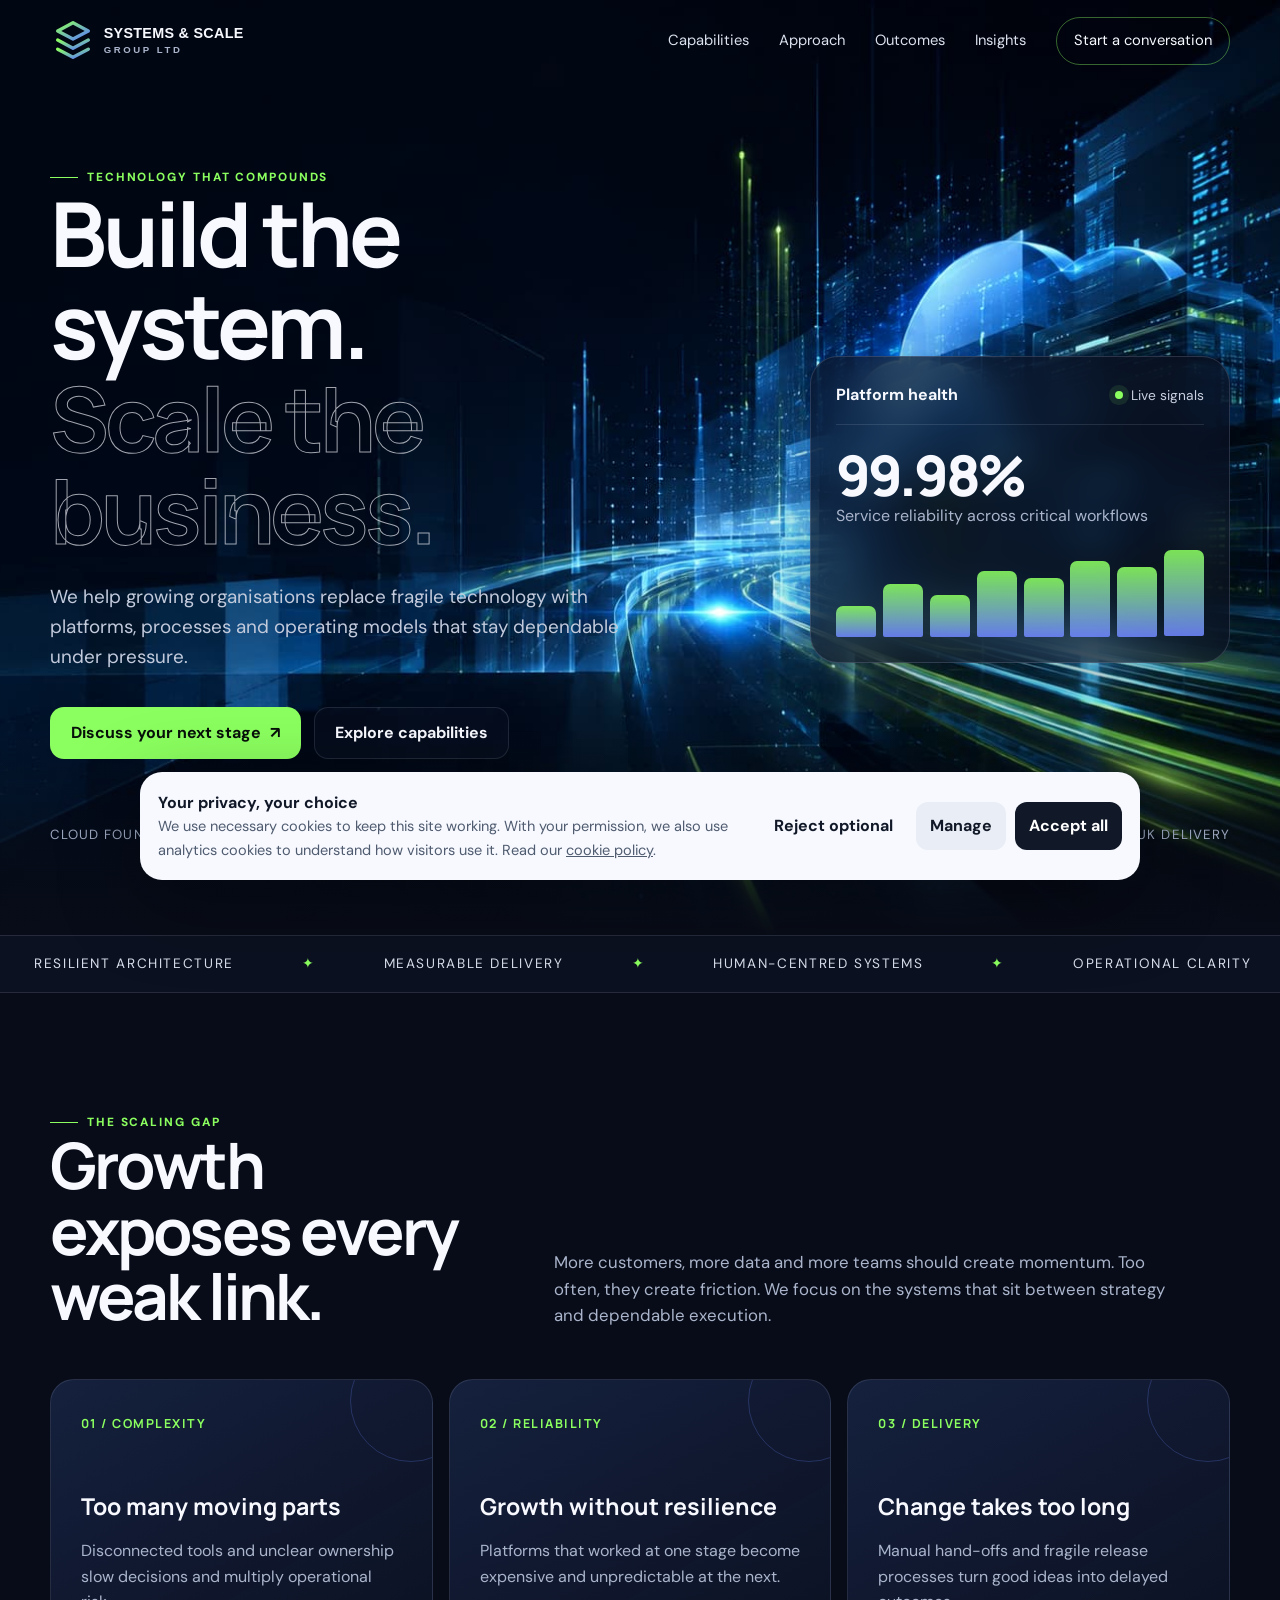
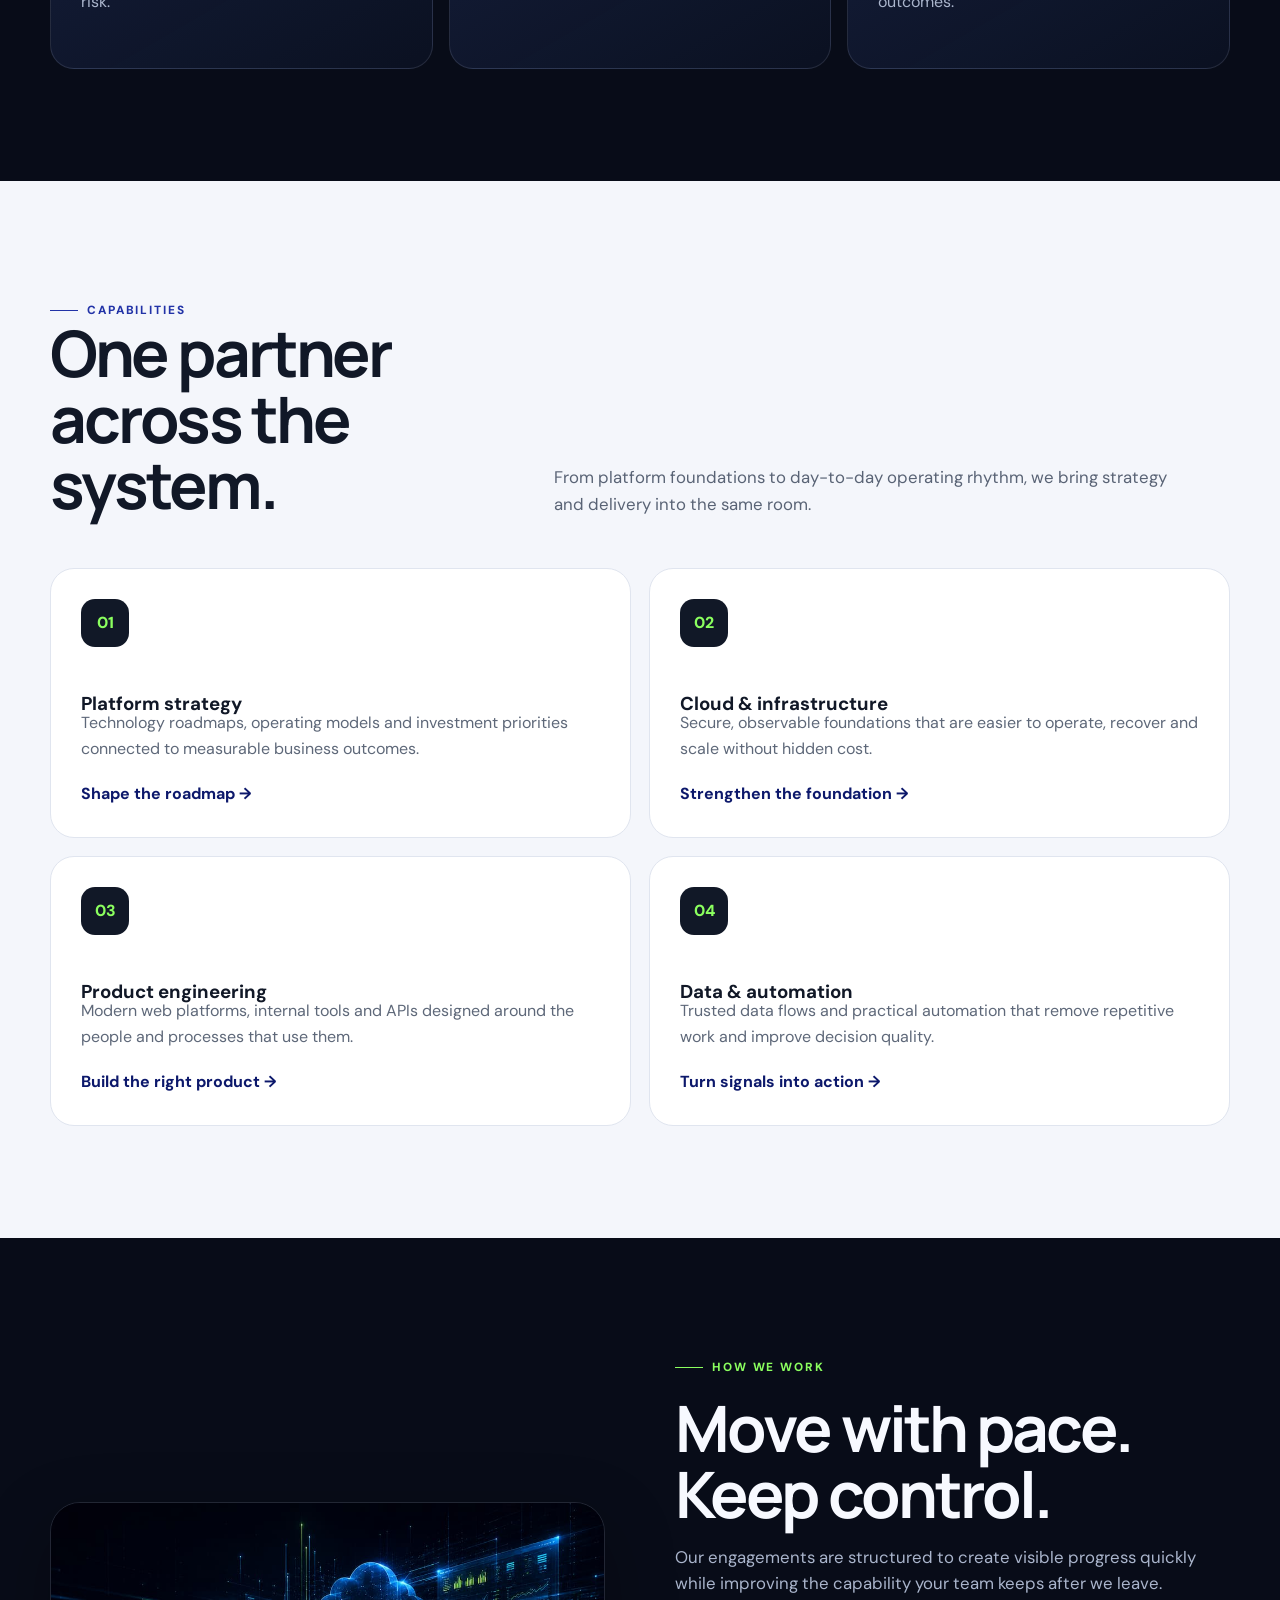
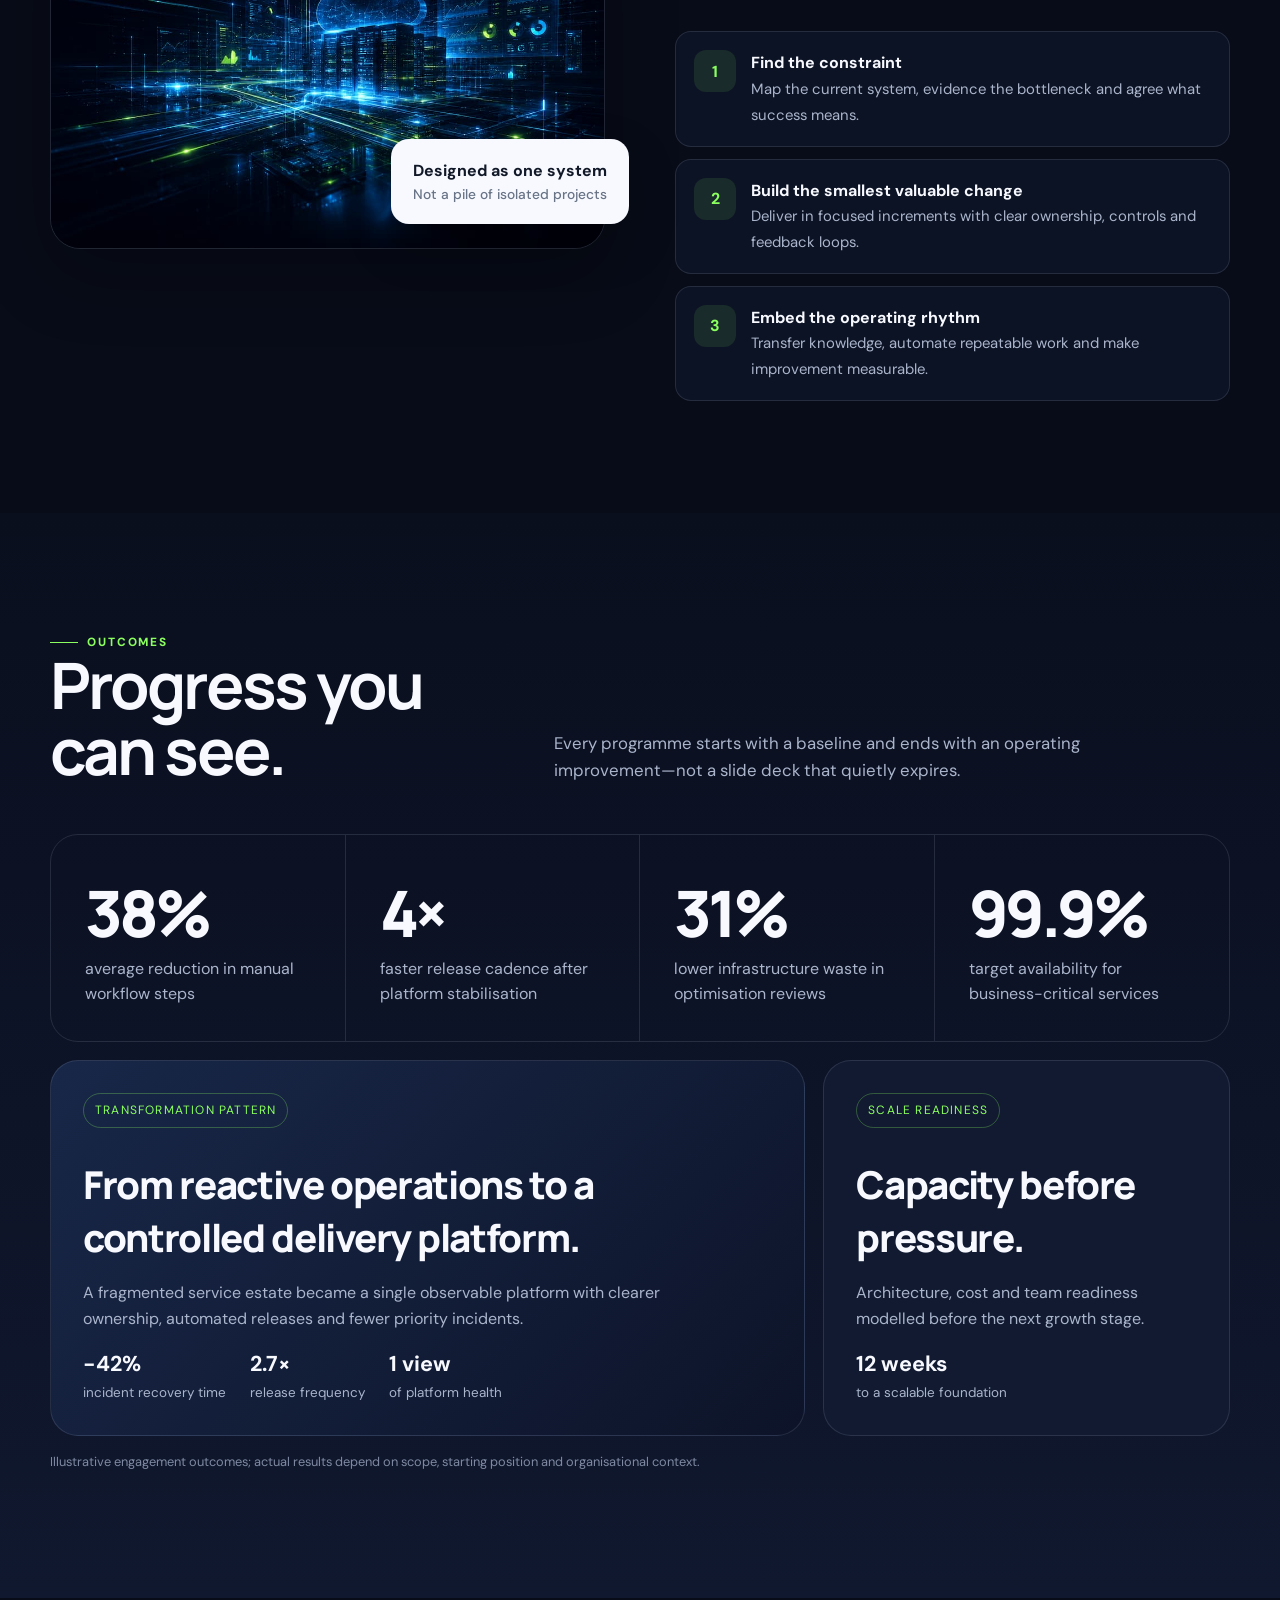
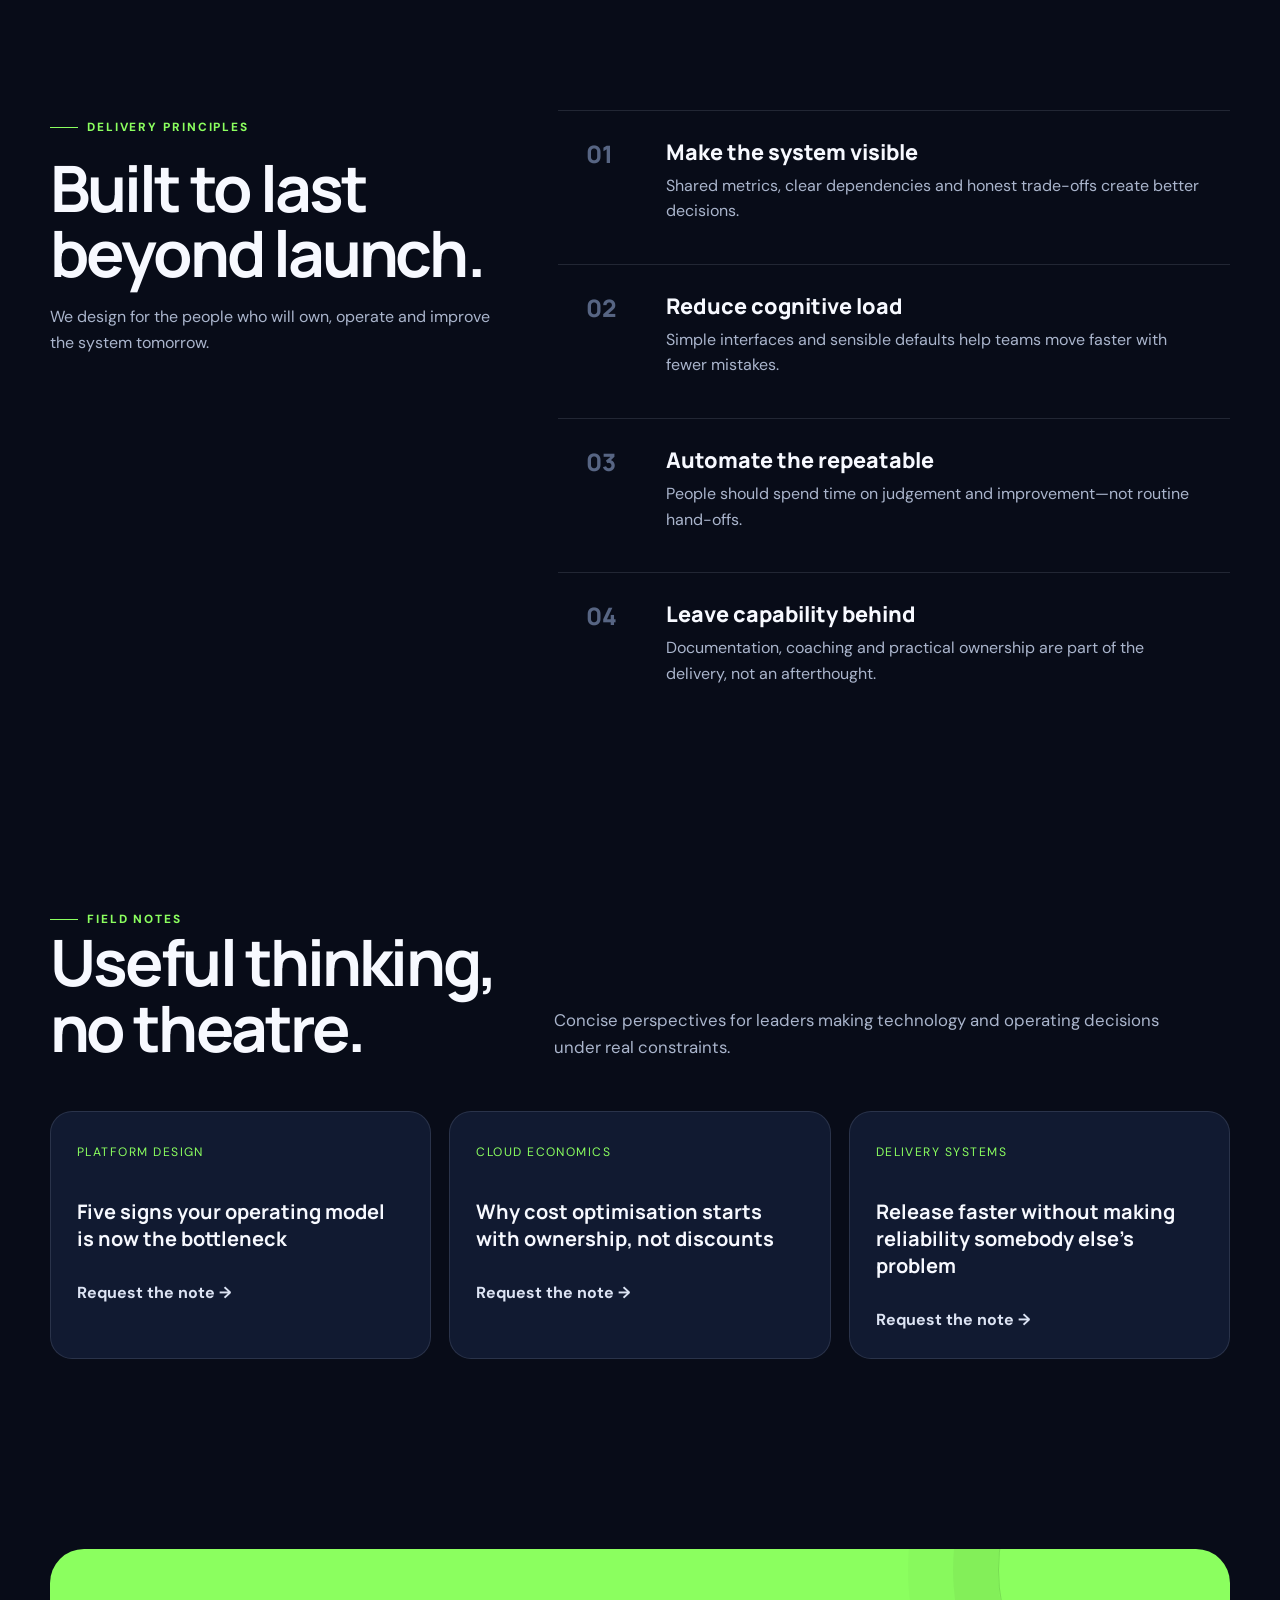
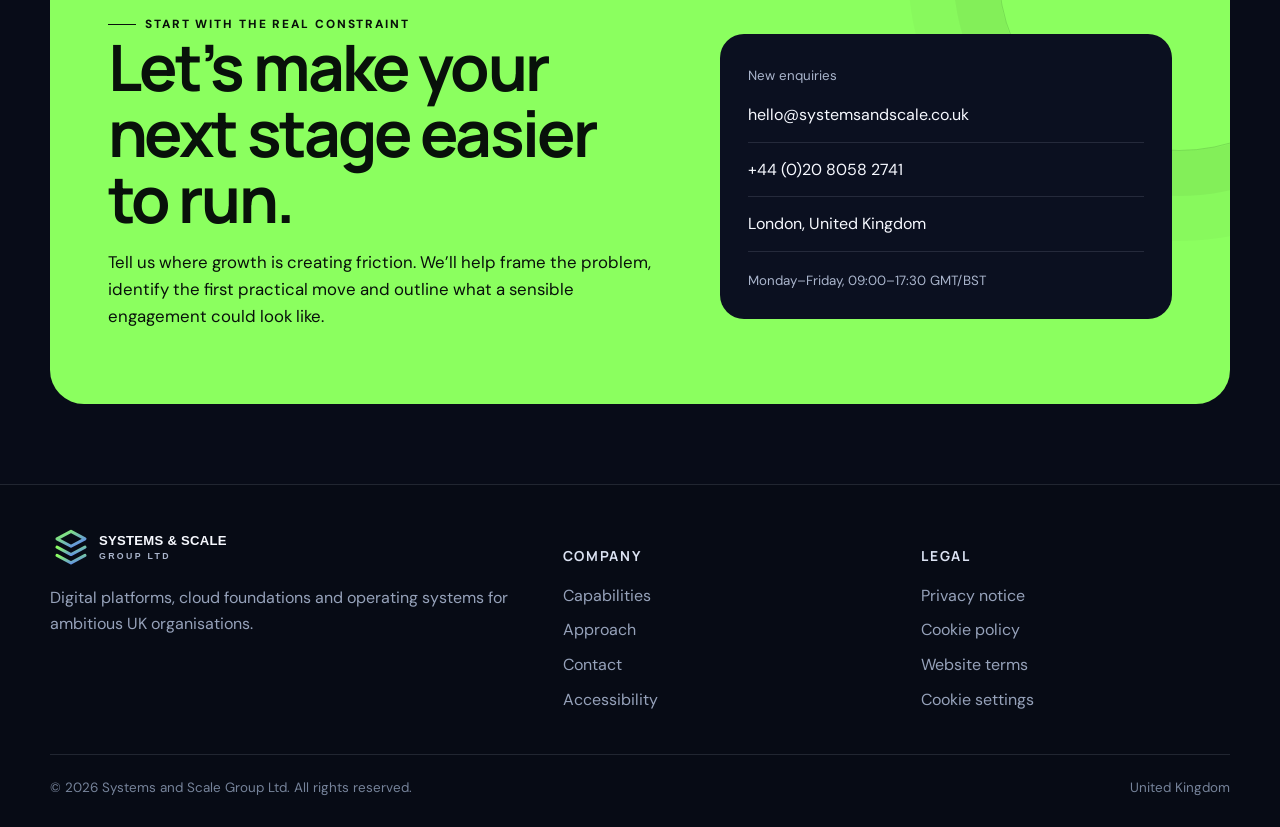
<file: index.html>
<!doctype html>
<html lang="en-GB">
  <head>
    <meta charset="utf-8" />
    <meta
      name="viewport"
      content="width=device-width,initial-scale=1,viewport-fit=cover"
    />
    <title>Systems &amp; Scale Group | Digital Platforms Built to Grow</title>
    <meta
      name="description"
      content="Systems & Scale Group designs resilient digital platforms, cloud foundations and operating systems for ambitious UK organisations."
    />
    <meta name="robots" content="index,follow" />
    <meta name="theme-color" content="#080c18" />
    <link rel="canonical" href="https://systemsandscale.co.uk/" />
    <link rel="icon" href="assets/images/favicon.svg" type="image/svg+xml" />
    <link rel="stylesheet" href="assets/css/styles.css" />
    <meta
      property="og:title"
      content="Systems & Scale Group | Digital Platforms Built to Grow"
    />
    <meta
      property="og:description"
      content="Calm, measurable technology transformation for organisations ready to scale."
    />
    <meta property="og:type" content="website" />
    <meta property="og:locale" content="en_GB" />
    <script type="application/ld+json">
      {
        "@context": "https://schema.org",
        "@type": "ProfessionalService",
        "name": "Systems and Scale Group Ltd",
        "areaServed": "United Kingdom",
        "description": "Technology consultancy specialising in scalable platforms, cloud foundations, software delivery and operational resilience.",
        "email": "hello@systemsandscale.co.uk",
        "telephone": "+44 20 8058 2741",
        "address": {
          "@type": "PostalAddress",
          "addressLocality": "London",
          "addressCountry": "GB"
        }
      }
    </script>
  </head>
  <body>
    <a class="skip-link" href="#main">Skip to content</a>
    <header class="site-header">
      <div class="container nav-wrap">
        <a
          class="brand"
          href="index.html"
          aria-label="Systems and Scale Group home"
          ><img src="assets/images/logo.svg" alt="Systems and Scale Group Ltd"
        /></a>
        <nav class="nav" aria-label="Primary navigation">
          <a href="#capabilities">Capabilities</a
          ><a href="#approach">Approach</a><a href="#outcomes">Outcomes</a
          ><a href="#insights">Insights</a
          ><a class="nav-cta" href="#contact">Start a conversation</a>
        </nav>
        <button
          class="menu-toggle"
          aria-expanded="false"
          aria-label="Toggle navigation"
        >
          <span></span>
        </button>
      </div>
    </header>

    <main id="main">
      <section class="hero">
        <div class="container">
          <div class="hero-grid">
            <div class="reveal visible">
              <span class="eyebrow">Technology that compounds</span>
              <h1 class="display">
                Build the system.<br /><span class="stroke"
                  >Scale the business.</span
                >
              </h1>
              <p class="hero-copy">
                We help growing organisations replace fragile technology with
                platforms, processes and operating models that stay dependable
                under pressure.
              </p>
              <div class="hero-actions">
                <a class="btn btn-primary" href="#contact"
                  >Discuss your next stage <span aria-hidden="true">↗</span></a
                ><a class="btn btn-secondary" href="#capabilities"
                  >Explore capabilities</a
                >
              </div>
            </div>
            <aside
              class="hero-card reveal visible"
              data-tilt
              aria-label="Platform health snapshot"
            >
              <div class="hero-card-top">
                <strong>Platform health</strong
                ><span class="live">Live signals</span>
              </div>
              <div class="metric">
                <strong>99.98%</strong
                ><span>Service reliability across critical workflows</span>
              </div>
              <div class="mini-bars" aria-hidden="true">
                <i style="--h: 34%"></i><i style="--h: 58%"></i
                ><i style="--h: 46%"></i><i style="--h: 72%"></i
                ><i style="--h: 64%"></i><i style="--h: 83%"></i
                ><i style="--h: 76%"></i><i style="--h: 94%"></i>
              </div>
            </aside>
          </div>
          <div class="trust-row">
            <span>Cloud foundations</span><span>Product engineering</span
            ><span>Data systems</span><span class="line"></span
            ><span>UK delivery</span>
          </div>
        </div>
      </section>

      <div class="ticker" aria-hidden="true">
        <div class="ticker-track">
          <span>Resilient architecture</span><span>Measurable delivery</span
          ><span>Human-centred systems</span><span>Operational clarity</span
          ><span>Secure by design</span><span>Resilient architecture</span
          ><span>Measurable delivery</span><span>Human-centred systems</span
          ><span>Operational clarity</span><span>Secure by design</span>
        </div>
      </div>

      <section class="section" id="challenge">
        <div class="container">
          <div class="section-head reveal">
            <div>
              <span class="eyebrow">The scaling gap</span>
              <h2>Growth exposes every weak link.</h2>
            </div>
            <p>
              More customers, more data and more teams should create momentum.
              Too often, they create friction. We focus on the systems that sit
              between strategy and dependable execution.
            </p>
          </div>
          <div class="problem-grid">
            <article class="problem-card reveal">
              <span class="num">01 / COMPLEXITY</span>
              <h3>Too many moving parts</h3>
              <p>
                Disconnected tools and unclear ownership slow decisions and
                multiply operational risk.
              </p>
            </article>
            <article class="problem-card reveal">
              <span class="num">02 / RELIABILITY</span>
              <h3>Growth without resilience</h3>
              <p>
                Platforms that worked at one stage become expensive and
                unpredictable at the next.
              </p>
            </article>
            <article class="problem-card reveal">
              <span class="num">03 / DELIVERY</span>
              <h3>Change takes too long</h3>
              <p>
                Manual hand-offs and fragile release processes turn good ideas
                into delayed outcomes.
              </p>
            </article>
          </div>
        </div>
      </section>

      <section class="section light-section" id="capabilities">
        <div class="container">
          <div class="section-head reveal">
            <div>
              <span class="eyebrow" style="color: #2233a7">Capabilities</span>
              <h2>One partner across the system.</h2>
            </div>
            <p>
              From platform foundations to day-to-day operating rhythm, we bring
              strategy and delivery into the same room.
            </p>
          </div>
          <div class="service-grid">
            <article class="service reveal">
              <div>
                <div class="icon">01</div>
                <h3>Platform strategy</h3>
                <p>
                  Technology roadmaps, operating models and investment
                  priorities connected to measurable business outcomes.
                </p>
              </div>
              <a class="link" href="#contact">Shape the roadmap →</a>
            </article>
            <article class="service reveal">
              <div>
                <div class="icon">02</div>
                <h3>Cloud &amp; infrastructure</h3>
                <p>
                  Secure, observable foundations that are easier to operate,
                  recover and scale without hidden cost.
                </p>
              </div>
              <a class="link" href="#contact">Strengthen the foundation →</a>
            </article>
            <article class="service reveal">
              <div>
                <div class="icon">03</div>
                <h3>Product engineering</h3>
                <p>
                  Modern web platforms, internal tools and APIs designed around
                  the people and processes that use them.
                </p>
              </div>
              <a class="link" href="#contact">Build the right product →</a>
            </article>
            <article class="service reveal">
              <div>
                <div class="icon">04</div>
                <h3>Data &amp; automation</h3>
                <p>
                  Trusted data flows and practical automation that remove
                  repetitive work and improve decision quality.
                </p>
              </div>
              <a class="link" href="#contact">Turn signals into action →</a>
            </article>
          </div>
        </div>
      </section>

      <section class="section" id="approach">
        <div class="container split">
          <div class="visual-frame reveal">
            <img
              src="assets/images/platform-map.jpg"
              alt="A visual map showing the flow from observing systems to modelling, deciding, automating, scaling and improving."
              loading="lazy"
            />
            <div class="float-note">
              Designed as one system<span>Not a pile of isolated projects</span>
            </div>
          </div>
          <div class="reveal">
            <span class="eyebrow">How we work</span>
            <h2
              class="display"
              style="font-size: clamp(2.6rem, 5vw, 5.2rem); margin-top: 18px"
            >
              Move with pace.<br />Keep control.
            </h2>
            <p style="color: var(--muted); font-size: 1.05rem">
              Our engagements are structured to create visible progress quickly
              while improving the capability your team keeps after we leave.
            </p>
            <div class="process-list">
              <div class="process-item">
                <b>1</b>
                <div>
                  <strong>Find the constraint</strong
                  ><span
                    >Map the current system, evidence the bottleneck and agree
                    what success means.</span
                  >
                </div>
              </div>
              <div class="process-item">
                <b>2</b>
                <div>
                  <strong>Build the smallest valuable change</strong
                  ><span
                    >Deliver in focused increments with clear ownership,
                    controls and feedback loops.</span
                  >
                </div>
              </div>
              <div class="process-item">
                <b>3</b>
                <div>
                  <strong>Embed the operating rhythm</strong
                  ><span
                    >Transfer knowledge, automate repeatable work and make
                    improvement measurable.</span
                  >
                </div>
              </div>
            </div>
          </div>
        </div>
      </section>

      <section class="section outcomes" id="outcomes">
        <div class="container">
          <div class="section-head reveal">
            <div>
              <span class="eyebrow">Outcomes</span>
              <h2>Progress you can see.</h2>
            </div>
            <p>
              Every programme starts with a baseline and ends with an operating
              improvement—not a slide deck that quietly expires.
            </p>
          </div>
          <div class="stats-grid reveal">
            <div class="stat">
              <strong data-count="38" data-suffix="%">0%</strong
              ><span>average reduction in manual workflow steps</span>
            </div>
            <div class="stat">
              <strong data-count="4" data-suffix="×">0×</strong
              ><span>faster release cadence after platform stabilisation</span>
            </div>
            <div class="stat">
              <strong data-count="31" data-suffix="%">0%</strong
              ><span>lower infrastructure waste in optimisation reviews</span>
            </div>
            <div class="stat">
              <strong data-count="99" data-suffix=".9%">0%</strong
              ><span>target availability for business-critical services</span>
            </div>
          </div>
          <div class="case-grid">
            <article class="case case-large reveal">
              <span class="case-tag">Transformation pattern</span>
              <div>
                <h3>
                  From reactive operations to a controlled delivery platform.
                </h3>
                <p>
                  A fragmented service estate became a single observable
                  platform with clearer ownership, automated releases and fewer
                  priority incidents.
                </p>
              </div>
              <div class="case-footer">
                <div>
                  <strong>−42%</strong><span>incident recovery time</span>
                </div>
                <div><strong>2.7×</strong><span>release frequency</span></div>
                <div>
                  <strong>1 view</strong><span>of platform health</span>
                </div>
              </div>
            </article>
            <article class="case reveal">
              <span class="case-tag">Scale readiness</span>
              <div>
                <h3>Capacity before pressure.</h3>
                <p>
                  Architecture, cost and team readiness modelled before the next
                  growth stage.
                </p>
              </div>
              <div class="case-footer">
                <div>
                  <strong>12 weeks</strong><span>to a scalable foundation</span>
                </div>
              </div>
            </article>
          </div>
          <p style="color: #7f8aa2; font-size: 0.8rem; margin-top: 16px">
            Illustrative engagement outcomes; actual results depend on scope,
            starting position and organisational context.
          </p>
        </div>
      </section>

      <section class="section" id="principles">
        <div class="container principles-grid">
          <div class="sticky-copy reveal">
            <span class="eyebrow">Delivery principles</span>
            <h2
              class="display"
              style="font-size: clamp(2.7rem, 5vw, 5rem); margin: 18px 0"
            >
              Built to last<br />beyond launch.
            </h2>
            <p style="color: var(--muted)">
              We design for the people who will own, operate and improve the
              system tomorrow.
            </p>
          </div>
          <div class="principle-list">
            <article class="principle reveal">
              <div class="big-num">01</div>
              <div>
                <h3>Make the system visible</h3>
                <p>
                  Shared metrics, clear dependencies and honest trade-offs
                  create better decisions.
                </p>
              </div>
            </article>
            <article class="principle reveal">
              <div class="big-num">02</div>
              <div>
                <h3>Reduce cognitive load</h3>
                <p>
                  Simple interfaces and sensible defaults help teams move faster
                  with fewer mistakes.
                </p>
              </div>
            </article>
            <article class="principle reveal">
              <div class="big-num">03</div>
              <div>
                <h3>Automate the repeatable</h3>
                <p>
                  People should spend time on judgement and improvement—not
                  routine hand-offs.
                </p>
              </div>
            </article>
            <article class="principle reveal">
              <div class="big-num">04</div>
              <div>
                <h3>Leave capability behind</h3>
                <p>
                  Documentation, coaching and practical ownership are part of
                  the delivery, not an afterthought.
                </p>
              </div>
            </article>
          </div>
        </div>
      </section>

      <section class="section section-tight" id="insights">
        <div class="container">
          <div class="section-head reveal">
            <div>
              <span class="eyebrow">Field notes</span>
              <h2>Useful thinking, no theatre.</h2>
            </div>
            <p>
              Concise perspectives for leaders making technology and operating
              decisions under real constraints.
            </p>
          </div>
          <div class="insight-strip">
            <article class="insight reveal">
              <time datetime="2026-07">Platform design</time>
              <h3>Five signs your operating model is now the bottleneck</h3>
              <a href="#contact">Request the note →</a>
            </article>
            <article class="insight reveal">
              <time datetime="2026-07">Cloud economics</time>
              <h3>
                Why cost optimisation starts with ownership, not discounts
              </h3>
              <a href="#contact">Request the note →</a>
            </article>
            <article class="insight reveal">
              <time datetime="2026-07">Delivery systems</time>
              <h3>
                Release faster without making reliability somebody else’s
                problem
              </h3>
              <a href="#contact">Request the note →</a>
            </article>
          </div>
        </div>
      </section>

      <section class="section contact-section" id="contact">
        <div class="container">
          <div class="contact-shell reveal">
            <div>
              <span class="eyebrow" style="color: #08110a"
                >Start with the real constraint</span
              >
              <h2 class="display">Let’s make your next stage easier to run.</h2>
              <p>
                Tell us where growth is creating friction. We’ll help frame the
                problem, identify the first practical move and outline what a
                sensible engagement could look like.
              </p>
            </div>
            <div class="contact-card">
              <small>New enquiries</small
              ><a href="mailto:hello@systemsandscale.co.uk"
                >hello@systemsandscale.co.uk</a
              ><a href="tel:+442080582741">+44 (0)20 8058 2741</a
              ><a
                href="https://www.google.com/maps/search/?api=1&query=London%2C+United+Kingdom"
                rel="noopener"
                >London, United Kingdom</a
              ><small style="display: block; margin-top: 18px"
                >Monday–Friday, 09:00–17:30 GMT/BST</small
              >
            </div>
          </div>
        </div>
      </section>
    </main>

    <footer class="footer">
      <div class="container">
        <div class="footer-grid">
          <div>
            <img
              src="assets/images/logo.svg"
              alt="Systems and Scale Group Ltd"
            />
            <p>
              Digital platforms, cloud foundations and operating systems for
              ambitious UK organisations.
            </p>
          </div>
          <div>
            <h4>Company</h4>
            <div class="footer-links">
              <a href="#capabilities">Capabilities</a
              ><a href="#approach">Approach</a><a href="#contact">Contact</a
              ><a href="accessibility.html">Accessibility</a>
            </div>
          </div>
          <div>
            <h4>Legal</h4>
            <div class="footer-links">
              <a href="privacy.html">Privacy notice</a
              ><a href="cookies.html">Cookie policy</a
              ><a href="terms.html">Website terms</a
              ><a href="#" data-open-cookie-settings>Cookie settings</a>
            </div>
          </div>
        </div>
        <div class="footer-bottom">
          <span
            >© <span data-year>2026</span> Systems and Scale Group Ltd. All
            rights reserved.</span
          ><span>United Kingdom</span>
        </div>
      </div>
    </footer>

    <div
      class="cookie-banner"
      role="dialog"
      aria-label="Cookie notice"
      aria-live="polite"
    >
      <div>
        <strong>Your privacy, your choice</strong>
        <p>
          We use necessary cookies to keep this site working. With your
          permission, we also use analytics cookies to understand how visitors
          use it. Read our
          <a href="cookies.html" style="text-decoration: underline"
            >cookie policy</a
          >.
        </p>
      </div>
      <div class="cookie-actions">
        <button class="cookie-reject" data-cookie-reject>Reject optional</button
        ><button class="cookie-settings" data-cookie-settings>Manage</button
        ><button class="cookie-accept" data-cookie-accept>Accept all</button>
      </div>
    </div>
    <div
      class="cookie-modal"
      role="dialog"
      aria-modal="true"
      aria-labelledby="cookie-title"
    >
      <div class="cookie-dialog">
        <h2 id="cookie-title" style="font-family: Manrope; margin-top: 0">
          Cookie preferences
        </h2>
        <p>
          Choose which optional cookies we may use. Necessary cookies are always
          active because they support core site functions.
        </p>
        <div class="cookie-row">
          <div>
            <strong>Necessary</strong>
            <div style="color: #667085">
              Stores your cookie choice and supports site security.
            </div>
          </div>
          <label class="switch"
            ><input type="checkbox" checked disabled /><span
              class="slider"
            ></span
          ></label>
        </div>
        <div class="cookie-row">
          <div>
            <strong>Analytics</strong>
            <div style="color: #667085">
              Helps us understand aggregate site usage.
            </div>
          </div>
          <label class="switch"
            ><input id="analytics-cookies" type="checkbox" /><span
              class="slider"
            ></span
          ></label>
        </div>
        <div
          class="cookie-actions"
          style="justify-content: flex-end; margin-top: 20px"
        >
          <button class="cookie-settings" data-cookie-close>Cancel</button
          ><button class="cookie-accept" data-cookie-save>Save choices</button>
        </div>
      </div>
    </div>
    <script src="assets/js/main.js" defer></script>
  </body>
</html>
</file>
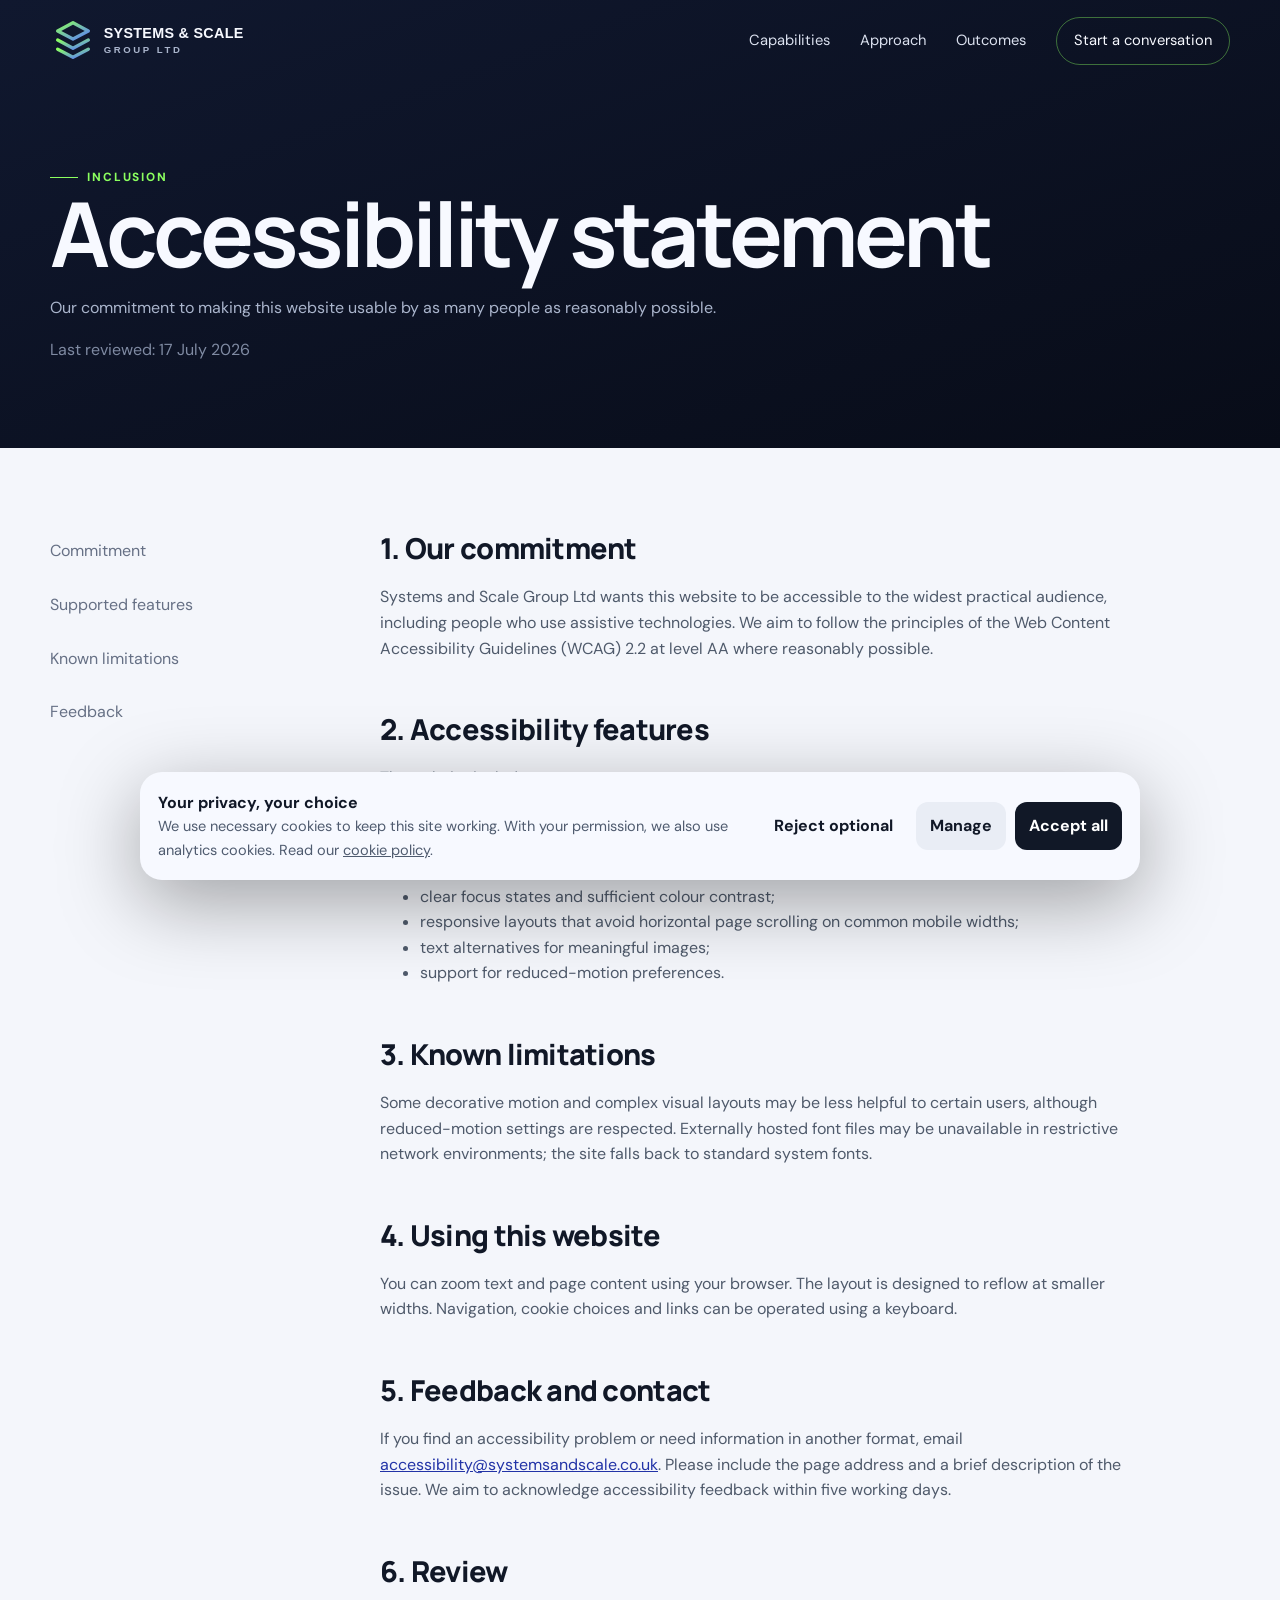
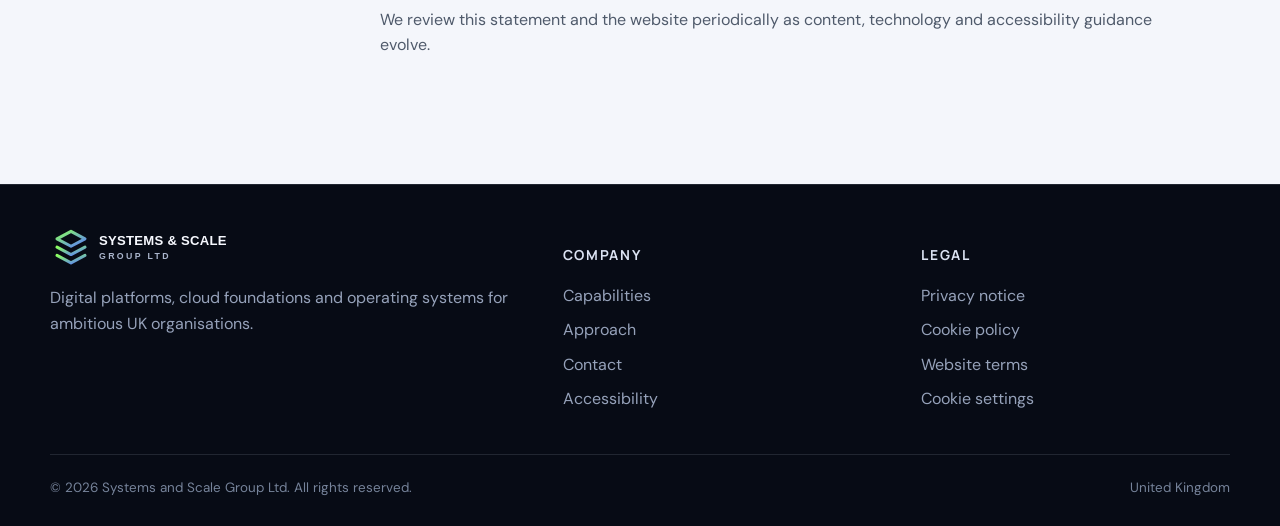
<file: accessibility.html>
<!doctype html><html lang="en-GB"><head><meta charset="utf-8"><meta name="viewport" content="width=device-width,initial-scale=1"><title>Accessibility Statement | Systems &amp; Scale Group</title><meta name="description" content="Accessibility statement for the Systems and Scale Group website."><meta name="robots" content="index,follow"><meta name="theme-color" content="#080c18"><link rel="icon" href="assets/images/favicon.svg" type="image/svg+xml"><link rel="stylesheet" href="assets/css/styles.css"></head><body>
<a class="skip-link" href="#main">Skip to content</a>
<header class="site-header scrolled"><div class="container nav-wrap"><a class="brand" href="index.html" aria-label="Systems and Scale Group home"><img src="assets/images/logo.svg" alt="Systems and Scale Group Ltd"></a><nav class="nav" aria-label="Primary navigation"><a href="index.html#capabilities">Capabilities</a><a href="index.html#approach">Approach</a><a href="index.html#outcomes">Outcomes</a><a class="nav-cta" href="index.html#contact">Start a conversation</a></nav><button class="menu-toggle" aria-expanded="false" aria-label="Toggle navigation"><span></span></button></div></header>
<main id="main"><section class="legal-hero"><div class="container"><span class="eyebrow">Inclusion</span><h1 class="display">Accessibility statement</h1><p style="color:var(--muted);max-width:680px">Our commitment to making this website usable by as many people as reasonably possible.</p><p style="color:#7f8aa2">Last reviewed: 17 July 2026</p></div></section><section class="legal-main"><div class="container legal-layout"><nav class="legal-nav" aria-label="Accessibility statement sections"><a href="#commitment">Commitment</a><a href="#features">Supported features</a><a href="#limitations">Known limitations</a><a href="#feedback">Feedback</a></nav><article class="legal-copy">
<h2 id="commitment">1. Our commitment</h2><p>Systems and Scale Group Ltd wants this website to be accessible to the widest practical audience, including people who use assistive technologies. We aim to follow the principles of the Web Content Accessibility Guidelines (WCAG) 2.2 at level AA where reasonably possible.</p>
<h2 id="features">2. Accessibility features</h2><p>The website includes:</p><ul><li>semantic headings and landmarks to support screen-reader navigation;</li><li>keyboard-accessible navigation and controls;</li><li>a visible skip link;</li><li>clear focus states and sufficient colour contrast;</li><li>responsive layouts that avoid horizontal page scrolling on common mobile widths;</li><li>text alternatives for meaningful images;</li><li>support for reduced-motion preferences.</li></ul>
<h2 id="limitations">3. Known limitations</h2><p>Some decorative motion and complex visual layouts may be less helpful to certain users, although reduced-motion settings are respected. Externally hosted font files may be unavailable in restrictive network environments; the site falls back to standard system fonts.</p>
<h2>4. Using this website</h2><p>You can zoom text and page content using your browser. The layout is designed to reflow at smaller widths. Navigation, cookie choices and links can be operated using a keyboard.</p>
<h2 id="feedback">5. Feedback and contact</h2><p>If you find an accessibility problem or need information in another format, email <a href="mailto:accessibility@systemsandscale.co.uk">accessibility@systemsandscale.co.uk</a>. Please include the page address and a brief description of the issue. We aim to acknowledge accessibility feedback within five working days.</p>
<h2>6. Review</h2><p>We review this statement and the website periodically as content, technology and accessibility guidance evolve.</p>
</article></div></section></main>
<footer class="footer"><div class="container"><div class="footer-grid"><div><img src="assets/images/logo.svg" alt="Systems and Scale Group Ltd"><p>Digital platforms, cloud foundations and operating systems for ambitious UK organisations.</p></div><div><h4>Company</h4><div class="footer-links"><a href="index.html#capabilities">Capabilities</a><a href="index.html#approach">Approach</a><a href="index.html#contact">Contact</a><a href="accessibility.html">Accessibility</a></div></div><div><h4>Legal</h4><div class="footer-links"><a href="privacy.html">Privacy notice</a><a href="cookies.html">Cookie policy</a><a href="terms.html">Website terms</a><a href="#" data-open-cookie-settings>Cookie settings</a></div></div></div><div class="footer-bottom"><span>© <span data-year>2026</span> Systems and Scale Group Ltd. All rights reserved.</span><span>United Kingdom</span></div></div></footer>
<div class="cookie-banner" role="dialog" aria-label="Cookie notice" aria-live="polite"><div><strong>Your privacy, your choice</strong><p>We use necessary cookies to keep this site working. With your permission, we also use analytics cookies. Read our <a href="cookies.html" style="text-decoration:underline">cookie policy</a>.</p></div><div class="cookie-actions"><button class="cookie-reject" data-cookie-reject>Reject optional</button><button class="cookie-settings" data-cookie-settings>Manage</button><button class="cookie-accept" data-cookie-accept>Accept all</button></div></div>
<div class="cookie-modal" role="dialog" aria-modal="true" aria-labelledby="cookie-title"><div class="cookie-dialog"><h2 id="cookie-title" style="font-family:Manrope;margin-top:0">Cookie preferences</h2><p>Choose which optional cookies we may use. Necessary cookies are always active.</p><div class="cookie-row"><div><strong>Necessary</strong><div style="color:#667085">Stores your cookie choice and supports site security.</div></div><label class="switch"><input type="checkbox" checked disabled><span class="slider"></span></label></div><div class="cookie-row"><div><strong>Analytics</strong><div style="color:#667085">Helps us understand aggregate site usage.</div></div><label class="switch"><input id="analytics-cookies" type="checkbox"><span class="slider"></span></label></div><div class="cookie-actions" style="justify-content:flex-end;margin-top:20px"><button class="cookie-settings" data-cookie-close>Cancel</button><button class="cookie-accept" data-cookie-save>Save choices</button></div></div></div>
<script src="assets/js/main.js" defer></script>
</body></html>
</file>
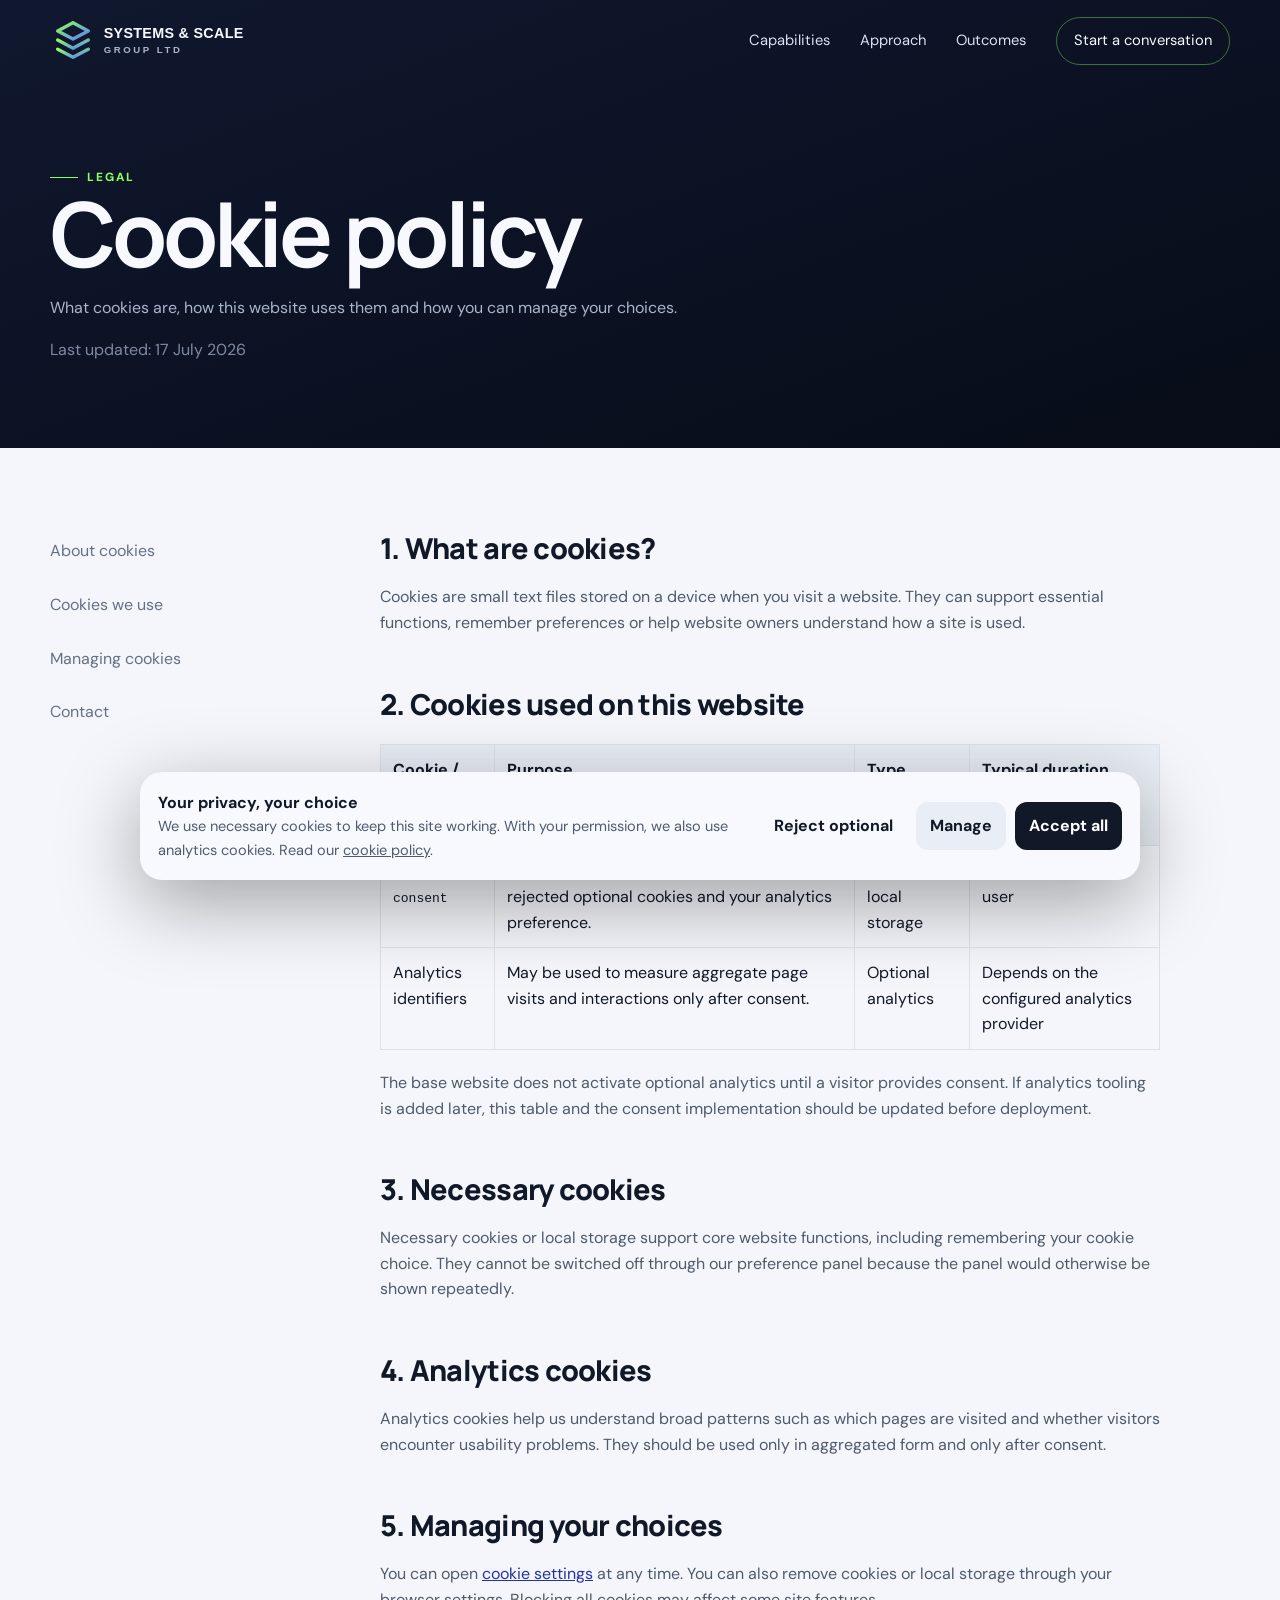
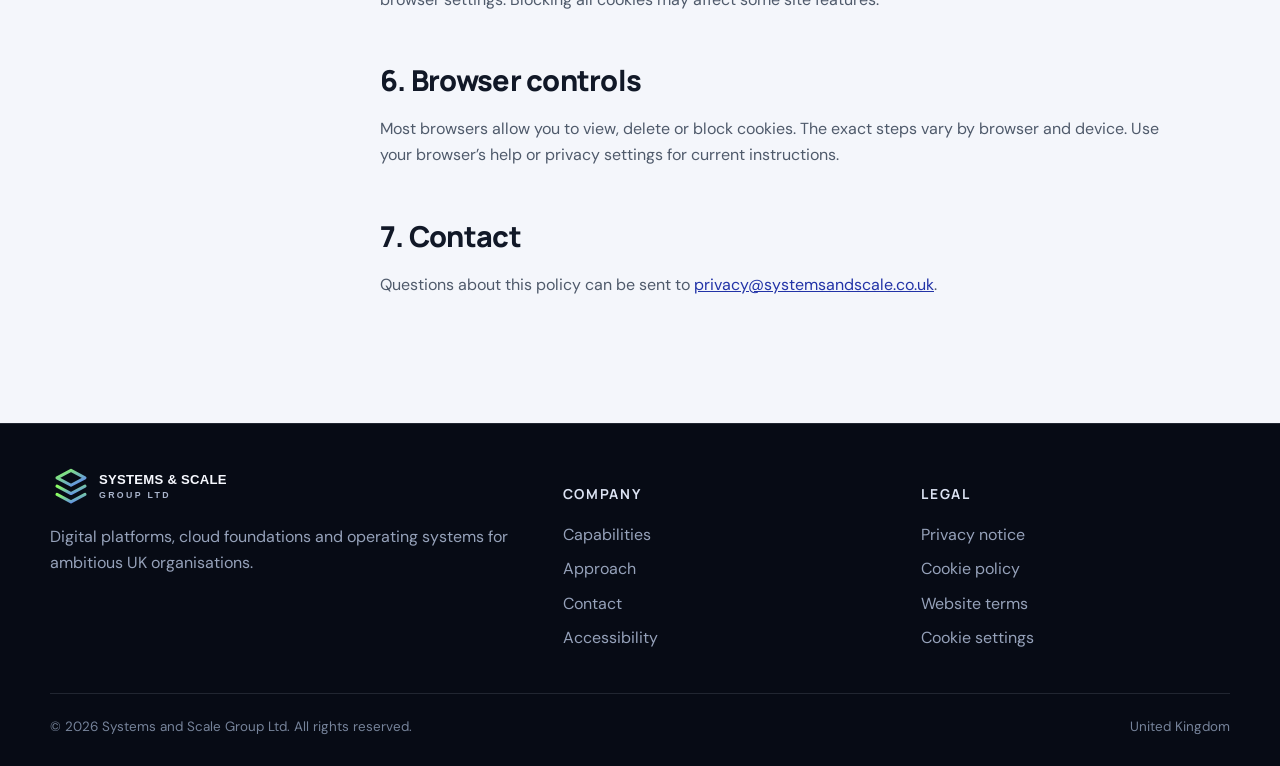
<file: cookies.html>
<!doctype html><html lang="en-GB"><head><meta charset="utf-8"><meta name="viewport" content="width=device-width,initial-scale=1"><title>Cookie Policy | Systems &amp; Scale Group</title><meta name="description" content="Information about cookies used by the Systems and Scale Group website."><meta name="robots" content="index,follow"><meta name="theme-color" content="#080c18"><link rel="icon" href="assets/images/favicon.svg" type="image/svg+xml"><link rel="stylesheet" href="assets/css/styles.css"></head><body>
<a class="skip-link" href="#main">Skip to content</a>
<header class="site-header scrolled"><div class="container nav-wrap"><a class="brand" href="index.html" aria-label="Systems and Scale Group home"><img src="assets/images/logo.svg" alt="Systems and Scale Group Ltd"></a><nav class="nav" aria-label="Primary navigation"><a href="index.html#capabilities">Capabilities</a><a href="index.html#approach">Approach</a><a href="index.html#outcomes">Outcomes</a><a class="nav-cta" href="index.html#contact">Start a conversation</a></nav><button class="menu-toggle" aria-expanded="false" aria-label="Toggle navigation"><span></span></button></div></header>
<main id="main"><section class="legal-hero"><div class="container"><span class="eyebrow">Legal</span><h1 class="display">Cookie policy</h1><p style="color:var(--muted);max-width:680px">What cookies are, how this website uses them and how you can manage your choices.</p><p style="color:#7f8aa2">Last updated: 17 July 2026</p></div></section><section class="legal-main"><div class="container legal-layout"><nav class="legal-nav" aria-label="Cookie policy sections"><a href="#about">About cookies</a><a href="#used">Cookies we use</a><a href="#manage">Managing cookies</a><a href="#contact-cookie">Contact</a></nav><article class="legal-copy">
<h2 id="about">1. What are cookies?</h2><p>Cookies are small text files stored on a device when you visit a website. They can support essential functions, remember preferences or help website owners understand how a site is used.</p>
<h2 id="used">2. Cookies used on this website</h2><table><thead><tr><th>Cookie / storage item</th><th>Purpose</th><th>Type</th><th>Typical duration</th></tr></thead><tbody><tr><td><code>sas-cookie-consent</code></td><td>Remembers whether you accepted or rejected optional cookies and your analytics preference.</td><td>Necessary local storage</td><td>Until cleared by the user</td></tr><tr><td>Analytics identifiers</td><td>May be used to measure aggregate page visits and interactions only after consent.</td><td>Optional analytics</td><td>Depends on the configured analytics provider</td></tr></tbody></table><p>The base website does not activate optional analytics until a visitor provides consent. If analytics tooling is added later, this table and the consent implementation should be updated before deployment.</p>
<h2>3. Necessary cookies</h2><p>Necessary cookies or local storage support core website functions, including remembering your cookie choice. They cannot be switched off through our preference panel because the panel would otherwise be shown repeatedly.</p>
<h2>4. Analytics cookies</h2><p>Analytics cookies help us understand broad patterns such as which pages are visited and whether visitors encounter usability problems. They should be used only in aggregated form and only after consent.</p>
<h2 id="manage">5. Managing your choices</h2><p>You can open <a href="#" data-open-cookie-settings>cookie settings</a> at any time. You can also remove cookies or local storage through your browser settings. Blocking all cookies may affect some site features.</p>
<h2>6. Browser controls</h2><p>Most browsers allow you to view, delete or block cookies. The exact steps vary by browser and device. Use your browser’s help or privacy settings for current instructions.</p>
<h2 id="contact-cookie">7. Contact</h2><p>Questions about this policy can be sent to <a href="mailto:privacy@systemsandscale.co.uk">privacy@systemsandscale.co.uk</a>.</p>
</article></div></section></main>
<footer class="footer"><div class="container"><div class="footer-grid"><div><img src="assets/images/logo.svg" alt="Systems and Scale Group Ltd"><p>Digital platforms, cloud foundations and operating systems for ambitious UK organisations.</p></div><div><h4>Company</h4><div class="footer-links"><a href="index.html#capabilities">Capabilities</a><a href="index.html#approach">Approach</a><a href="index.html#contact">Contact</a><a href="accessibility.html">Accessibility</a></div></div><div><h4>Legal</h4><div class="footer-links"><a href="privacy.html">Privacy notice</a><a href="cookies.html">Cookie policy</a><a href="terms.html">Website terms</a><a href="#" data-open-cookie-settings>Cookie settings</a></div></div></div><div class="footer-bottom"><span>© <span data-year>2026</span> Systems and Scale Group Ltd. All rights reserved.</span><span>United Kingdom</span></div></div></footer>
<div class="cookie-banner" role="dialog" aria-label="Cookie notice" aria-live="polite"><div><strong>Your privacy, your choice</strong><p>We use necessary cookies to keep this site working. With your permission, we also use analytics cookies. Read our <a href="cookies.html" style="text-decoration:underline">cookie policy</a>.</p></div><div class="cookie-actions"><button class="cookie-reject" data-cookie-reject>Reject optional</button><button class="cookie-settings" data-cookie-settings>Manage</button><button class="cookie-accept" data-cookie-accept>Accept all</button></div></div>
<div class="cookie-modal" role="dialog" aria-modal="true" aria-labelledby="cookie-title"><div class="cookie-dialog"><h2 id="cookie-title" style="font-family:Manrope;margin-top:0">Cookie preferences</h2><p>Choose which optional cookies we may use. Necessary cookies are always active.</p><div class="cookie-row"><div><strong>Necessary</strong><div style="color:#667085">Stores your cookie choice and supports site security.</div></div><label class="switch"><input type="checkbox" checked disabled><span class="slider"></span></label></div><div class="cookie-row"><div><strong>Analytics</strong><div style="color:#667085">Helps us understand aggregate site usage.</div></div><label class="switch"><input id="analytics-cookies" type="checkbox"><span class="slider"></span></label></div><div class="cookie-actions" style="justify-content:flex-end;margin-top:20px"><button class="cookie-settings" data-cookie-close>Cancel</button><button class="cookie-accept" data-cookie-save>Save choices</button></div></div></div>
<script src="assets/js/main.js" defer></script>
</body></html>
</file>
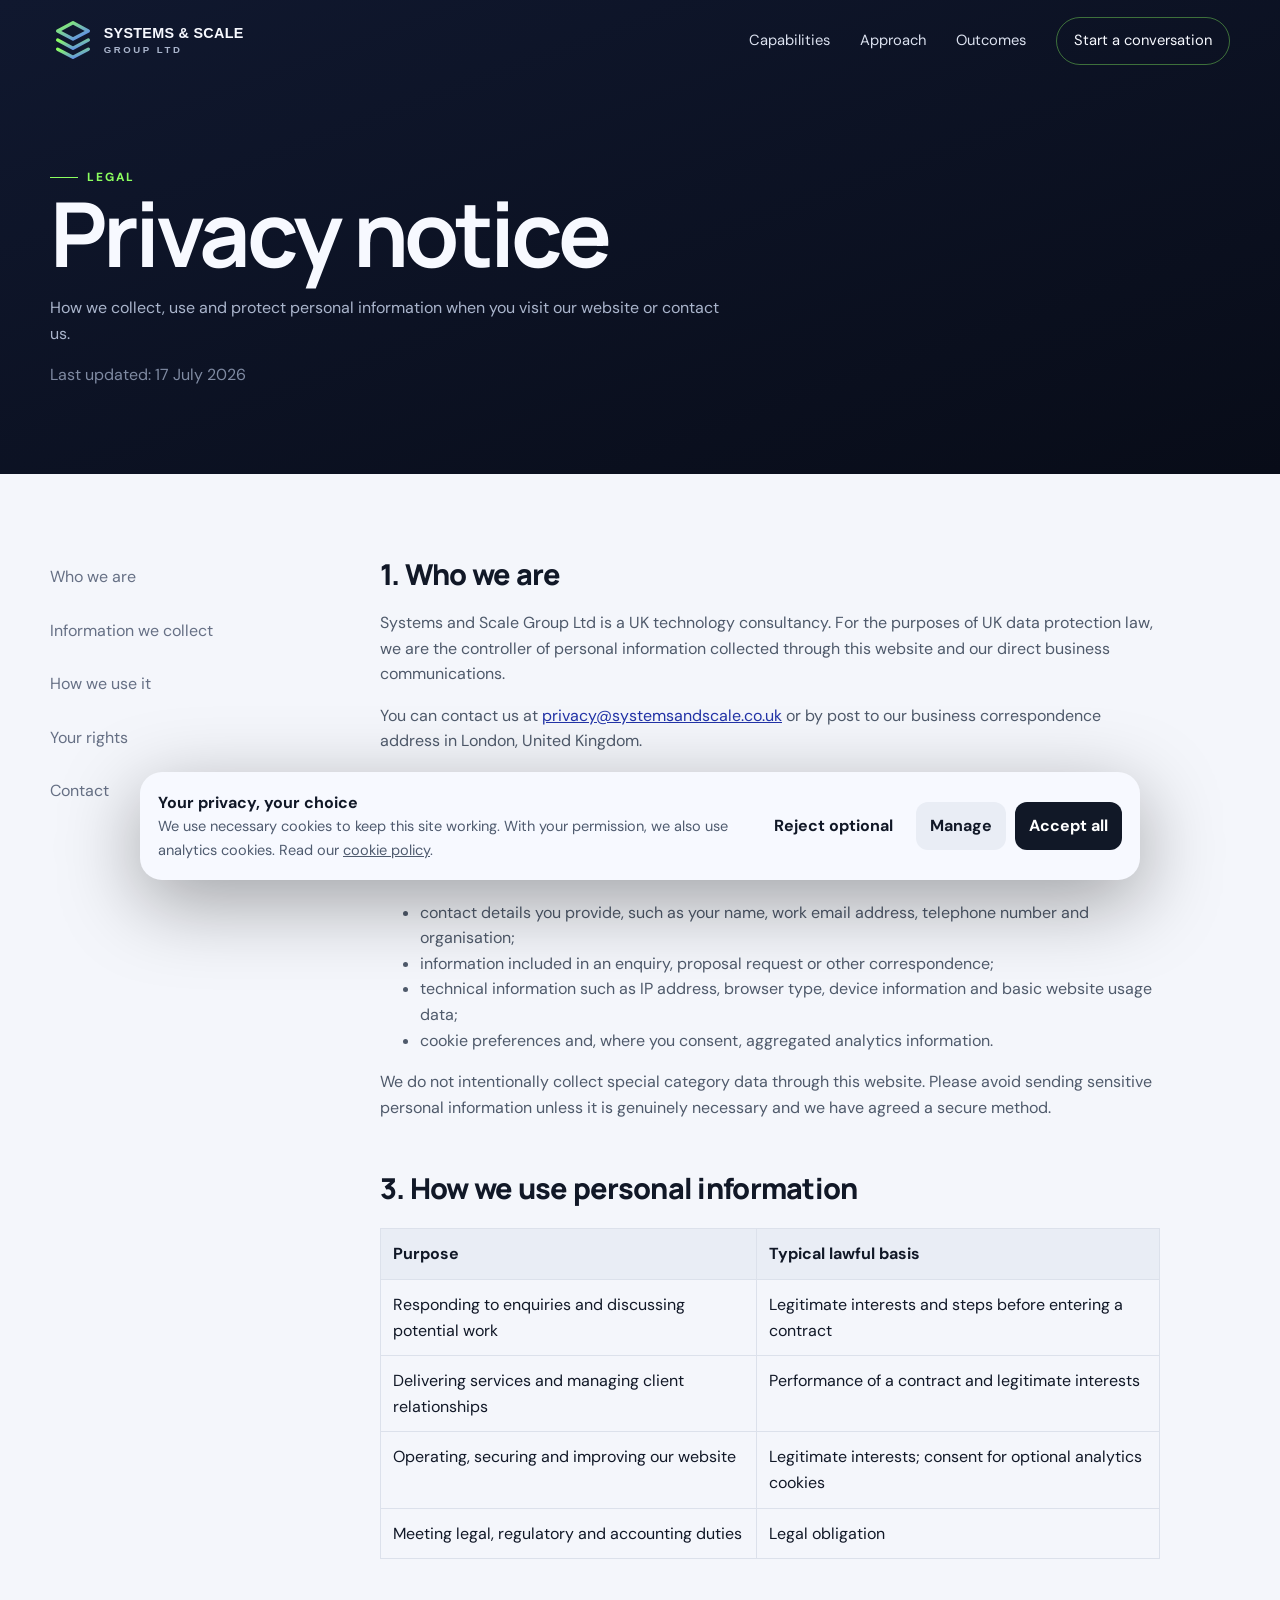
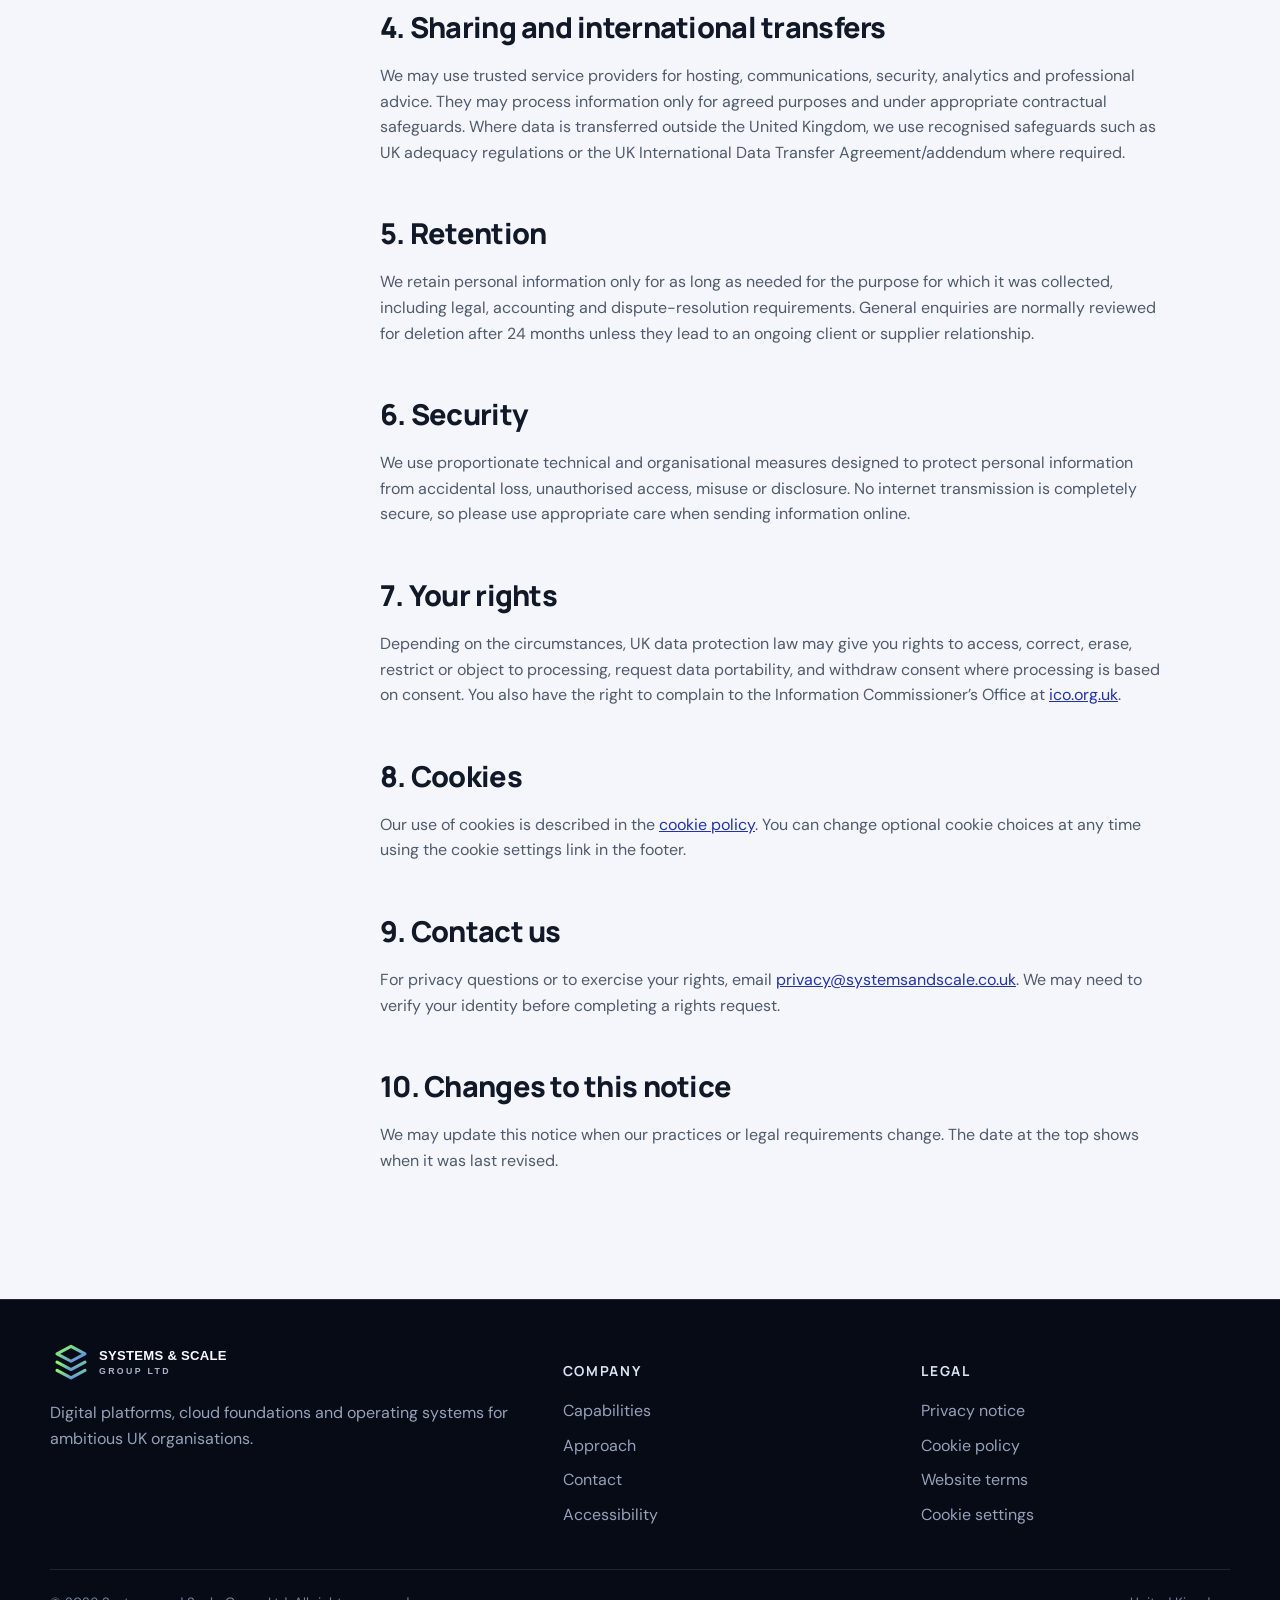
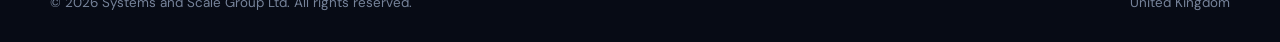
<file: privacy.html>
<!doctype html><html lang="en-GB"><head><meta charset="utf-8"><meta name="viewport" content="width=device-width,initial-scale=1"><title>Privacy Notice | Systems &amp; Scale Group</title><meta name="description" content="How Systems and Scale Group Ltd collects, uses and protects personal information."><meta name="robots" content="index,follow"><meta name="theme-color" content="#080c18"><link rel="icon" href="assets/images/favicon.svg" type="image/svg+xml"><link rel="stylesheet" href="assets/css/styles.css"></head><body>
<a class="skip-link" href="#main">Skip to content</a>
<header class="site-header scrolled"><div class="container nav-wrap"><a class="brand" href="index.html" aria-label="Systems and Scale Group home"><img src="assets/images/logo.svg" alt="Systems and Scale Group Ltd"></a><nav class="nav" aria-label="Primary navigation"><a href="index.html#capabilities">Capabilities</a><a href="index.html#approach">Approach</a><a href="index.html#outcomes">Outcomes</a><a class="nav-cta" href="index.html#contact">Start a conversation</a></nav><button class="menu-toggle" aria-expanded="false" aria-label="Toggle navigation"><span></span></button></div></header>
<main id="main"><section class="legal-hero"><div class="container"><span class="eyebrow">Legal</span><h1 class="display">Privacy notice</h1><p style="color:var(--muted);max-width:680px">How we collect, use and protect personal information when you visit our website or contact us.</p><p style="color:#7f8aa2">Last updated: 17 July 2026</p></div></section><section class="legal-main"><div class="container legal-layout"><nav class="legal-nav" aria-label="Privacy notice sections"><a href="#who">Who we are</a><a href="#data">Information we collect</a><a href="#use">How we use it</a><a href="#rights">Your rights</a><a href="#contact-privacy">Contact</a></nav><article class="legal-copy">
<h2 id="who">1. Who we are</h2><p>Systems and Scale Group Ltd is a UK technology consultancy. For the purposes of UK data protection law, we are the controller of personal information collected through this website and our direct business communications.</p><p>You can contact us at <a href="mailto:privacy@systemsandscale.co.uk">privacy@systemsandscale.co.uk</a> or by post to our business correspondence address in London, United Kingdom.</p>
<h2 id="data">2. Information we collect</h2><p>We may collect:</p><ul><li>contact details you provide, such as your name, work email address, telephone number and organisation;</li><li>information included in an enquiry, proposal request or other correspondence;</li><li>technical information such as IP address, browser type, device information and basic website usage data;</li><li>cookie preferences and, where you consent, aggregated analytics information.</li></ul><p>We do not intentionally collect special category data through this website. Please avoid sending sensitive personal information unless it is genuinely necessary and we have agreed a secure method.</p>
<h2 id="use">3. How we use personal information</h2><table><thead><tr><th>Purpose</th><th>Typical lawful basis</th></tr></thead><tbody><tr><td>Responding to enquiries and discussing potential work</td><td>Legitimate interests and steps before entering a contract</td></tr><tr><td>Delivering services and managing client relationships</td><td>Performance of a contract and legitimate interests</td></tr><tr><td>Operating, securing and improving our website</td><td>Legitimate interests; consent for optional analytics cookies</td></tr><tr><td>Meeting legal, regulatory and accounting duties</td><td>Legal obligation</td></tr></tbody></table>
<h2>4. Sharing and international transfers</h2><p>We may use trusted service providers for hosting, communications, security, analytics and professional advice. They may process information only for agreed purposes and under appropriate contractual safeguards. Where data is transferred outside the United Kingdom, we use recognised safeguards such as UK adequacy regulations or the UK International Data Transfer Agreement/addendum where required.</p>
<h2>5. Retention</h2><p>We retain personal information only for as long as needed for the purpose for which it was collected, including legal, accounting and dispute-resolution requirements. General enquiries are normally reviewed for deletion after 24 months unless they lead to an ongoing client or supplier relationship.</p>
<h2>6. Security</h2><p>We use proportionate technical and organisational measures designed to protect personal information from accidental loss, unauthorised access, misuse or disclosure. No internet transmission is completely secure, so please use appropriate care when sending information online.</p>
<h2 id="rights">7. Your rights</h2><p>Depending on the circumstances, UK data protection law may give you rights to access, correct, erase, restrict or object to processing, request data portability, and withdraw consent where processing is based on consent. You also have the right to complain to the Information Commissioner’s Office at <a href="https://ico.org.uk/make-a-complaint/" rel="noopener">ico.org.uk</a>.</p>
<h2>8. Cookies</h2><p>Our use of cookies is described in the <a href="cookies.html">cookie policy</a>. You can change optional cookie choices at any time using the cookie settings link in the footer.</p>
<h2 id="contact-privacy">9. Contact us</h2><p>For privacy questions or to exercise your rights, email <a href="mailto:privacy@systemsandscale.co.uk">privacy@systemsandscale.co.uk</a>. We may need to verify your identity before completing a rights request.</p>
<h2>10. Changes to this notice</h2><p>We may update this notice when our practices or legal requirements change. The date at the top shows when it was last revised.</p>
</article></div></section></main>
<footer class="footer"><div class="container"><div class="footer-grid"><div><img src="assets/images/logo.svg" alt="Systems and Scale Group Ltd"><p>Digital platforms, cloud foundations and operating systems for ambitious UK organisations.</p></div><div><h4>Company</h4><div class="footer-links"><a href="index.html#capabilities">Capabilities</a><a href="index.html#approach">Approach</a><a href="index.html#contact">Contact</a><a href="accessibility.html">Accessibility</a></div></div><div><h4>Legal</h4><div class="footer-links"><a href="privacy.html">Privacy notice</a><a href="cookies.html">Cookie policy</a><a href="terms.html">Website terms</a><a href="#" data-open-cookie-settings>Cookie settings</a></div></div></div><div class="footer-bottom"><span>© <span data-year>2026</span> Systems and Scale Group Ltd. All rights reserved.</span><span>United Kingdom</span></div></div></footer>
<div class="cookie-banner" role="dialog" aria-label="Cookie notice" aria-live="polite"><div><strong>Your privacy, your choice</strong><p>We use necessary cookies to keep this site working. With your permission, we also use analytics cookies. Read our <a href="cookies.html" style="text-decoration:underline">cookie policy</a>.</p></div><div class="cookie-actions"><button class="cookie-reject" data-cookie-reject>Reject optional</button><button class="cookie-settings" data-cookie-settings>Manage</button><button class="cookie-accept" data-cookie-accept>Accept all</button></div></div>
<div class="cookie-modal" role="dialog" aria-modal="true" aria-labelledby="cookie-title"><div class="cookie-dialog"><h2 id="cookie-title" style="font-family:Manrope;margin-top:0">Cookie preferences</h2><p>Choose which optional cookies we may use. Necessary cookies are always active.</p><div class="cookie-row"><div><strong>Necessary</strong><div style="color:#667085">Stores your cookie choice and supports site security.</div></div><label class="switch"><input type="checkbox" checked disabled><span class="slider"></span></label></div><div class="cookie-row"><div><strong>Analytics</strong><div style="color:#667085">Helps us understand aggregate site usage.</div></div><label class="switch"><input id="analytics-cookies" type="checkbox"><span class="slider"></span></label></div><div class="cookie-actions" style="justify-content:flex-end;margin-top:20px"><button class="cookie-settings" data-cookie-close>Cancel</button><button class="cookie-accept" data-cookie-save>Save choices</button></div></div></div>
<script src="assets/js/main.js" defer></script>
</body></html>
</file>
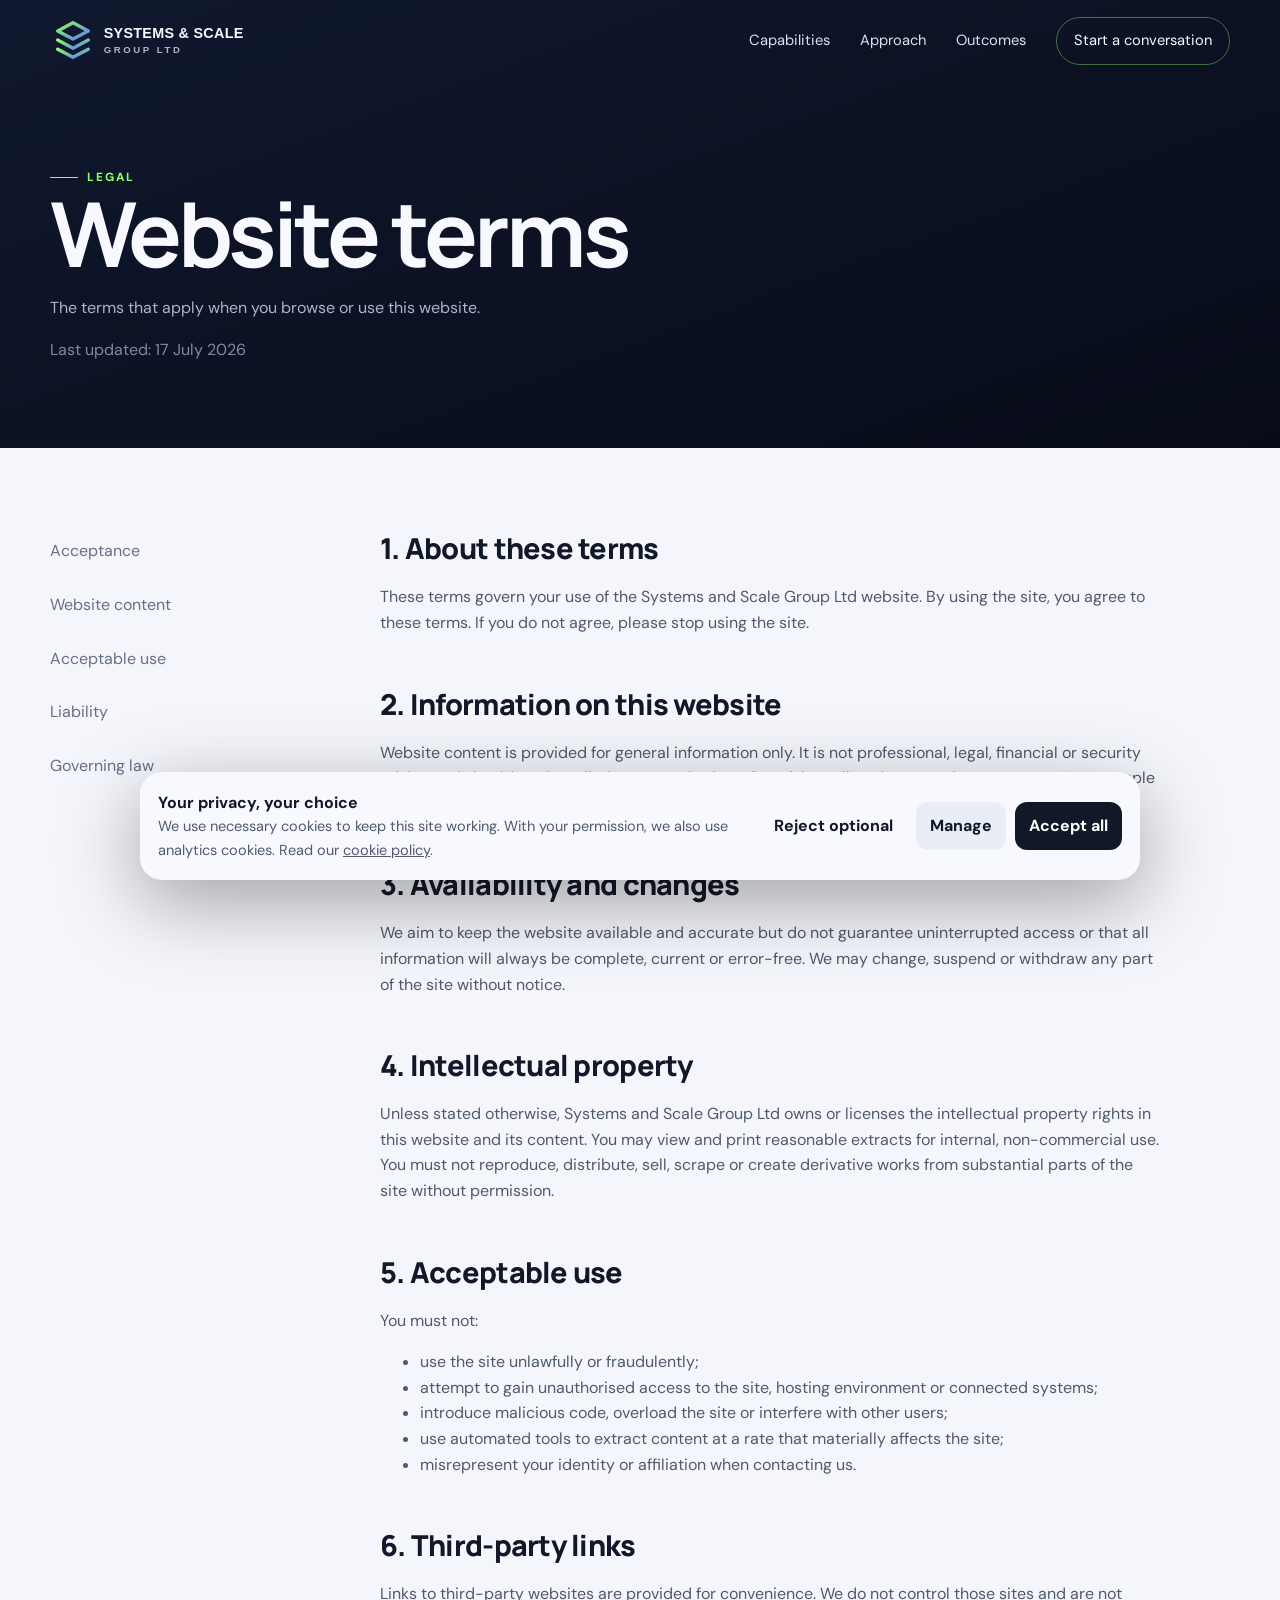
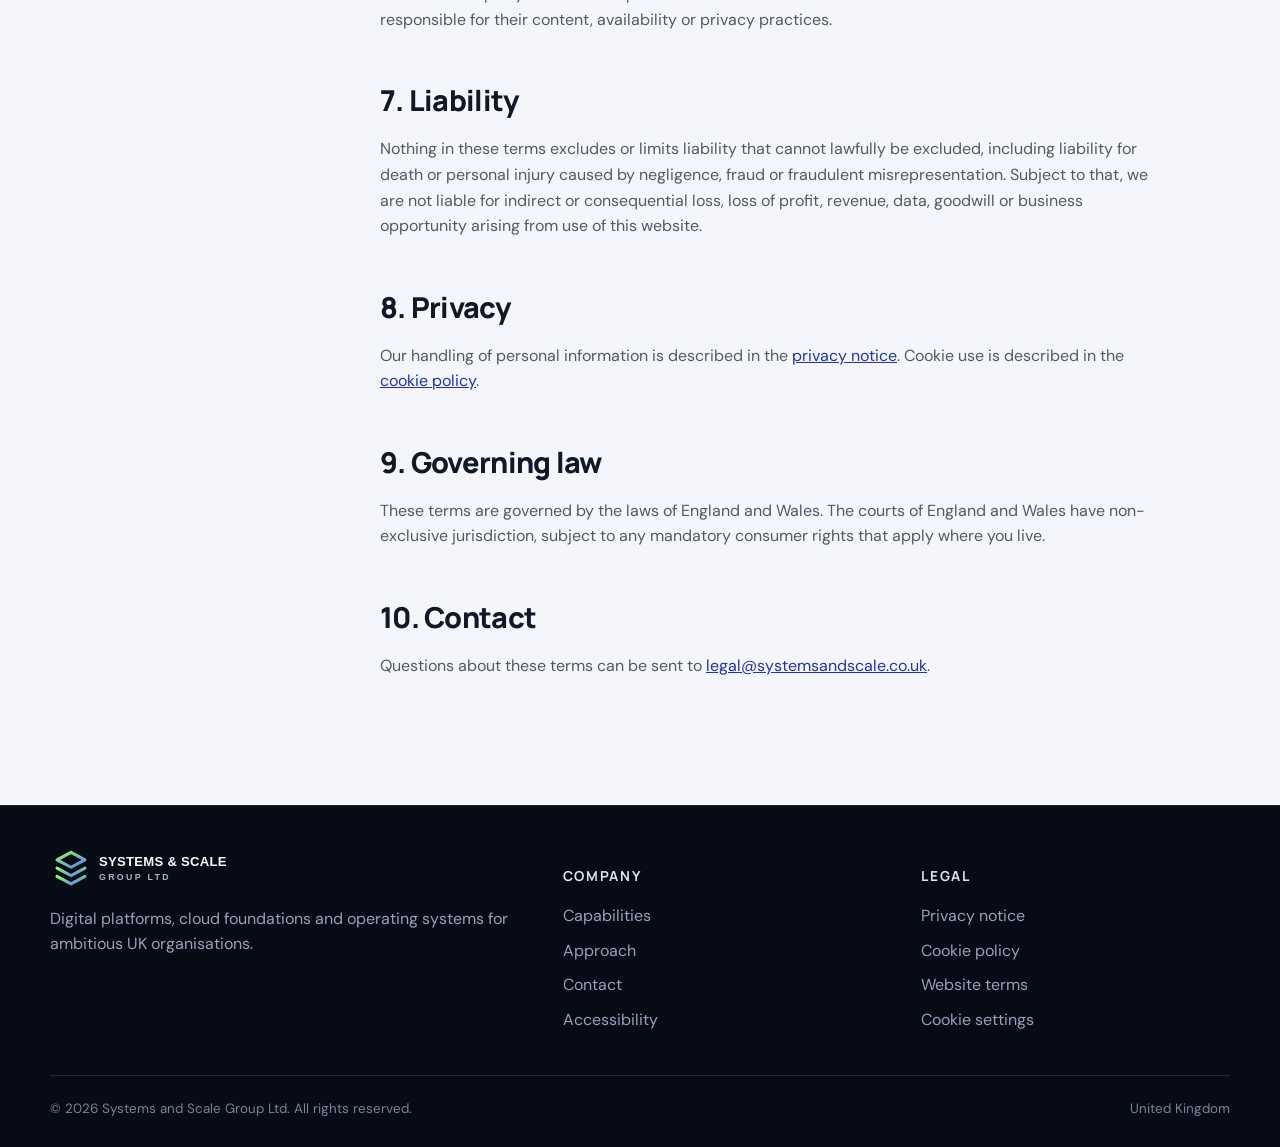
<file: terms.html>
<!doctype html><html lang="en-GB"><head><meta charset="utf-8"><meta name="viewport" content="width=device-width,initial-scale=1"><title>Website Terms | Systems &amp; Scale Group</title><meta name="description" content="Terms governing use of the Systems and Scale Group website."><meta name="robots" content="index,follow"><meta name="theme-color" content="#080c18"><link rel="icon" href="assets/images/favicon.svg" type="image/svg+xml"><link rel="stylesheet" href="assets/css/styles.css"></head><body>
<a class="skip-link" href="#main">Skip to content</a>
<header class="site-header scrolled"><div class="container nav-wrap"><a class="brand" href="index.html" aria-label="Systems and Scale Group home"><img src="assets/images/logo.svg" alt="Systems and Scale Group Ltd"></a><nav class="nav" aria-label="Primary navigation"><a href="index.html#capabilities">Capabilities</a><a href="index.html#approach">Approach</a><a href="index.html#outcomes">Outcomes</a><a class="nav-cta" href="index.html#contact">Start a conversation</a></nav><button class="menu-toggle" aria-expanded="false" aria-label="Toggle navigation"><span></span></button></div></header>
<main id="main"><section class="legal-hero"><div class="container"><span class="eyebrow">Legal</span><h1 class="display">Website terms</h1><p style="color:var(--muted);max-width:680px">The terms that apply when you browse or use this website.</p><p style="color:#7f8aa2">Last updated: 17 July 2026</p></div></section><section class="legal-main"><div class="container legal-layout"><nav class="legal-nav" aria-label="Website terms sections"><a href="#acceptance">Acceptance</a><a href="#content">Website content</a><a href="#acceptable">Acceptable use</a><a href="#liability">Liability</a><a href="#law">Governing law</a></nav><article class="legal-copy">
<h2 id="acceptance">1. About these terms</h2><p>These terms govern your use of the Systems and Scale Group Ltd website. By using the site, you agree to these terms. If you do not agree, please stop using the site.</p>
<h2 id="content">2. Information on this website</h2><p>Website content is provided for general information only. It is not professional, legal, financial or security advice and should not be relied on as a substitute for advice tailored to your circumstances. Any example metrics or outcomes are illustrative unless expressly stated otherwise.</p>
<h2>3. Availability and changes</h2><p>We aim to keep the website available and accurate but do not guarantee uninterrupted access or that all information will always be complete, current or error-free. We may change, suspend or withdraw any part of the site without notice.</p>
<h2>4. Intellectual property</h2><p>Unless stated otherwise, Systems and Scale Group Ltd owns or licenses the intellectual property rights in this website and its content. You may view and print reasonable extracts for internal, non-commercial use. You must not reproduce, distribute, sell, scrape or create derivative works from substantial parts of the site without permission.</p>
<h2 id="acceptable">5. Acceptable use</h2><p>You must not:</p><ul><li>use the site unlawfully or fraudulently;</li><li>attempt to gain unauthorised access to the site, hosting environment or connected systems;</li><li>introduce malicious code, overload the site or interfere with other users;</li><li>use automated tools to extract content at a rate that materially affects the site;</li><li>misrepresent your identity or affiliation when contacting us.</li></ul>
<h2>6. Third-party links</h2><p>Links to third-party websites are provided for convenience. We do not control those sites and are not responsible for their content, availability or privacy practices.</p>
<h2 id="liability">7. Liability</h2><p>Nothing in these terms excludes or limits liability that cannot lawfully be excluded, including liability for death or personal injury caused by negligence, fraud or fraudulent misrepresentation. Subject to that, we are not liable for indirect or consequential loss, loss of profit, revenue, data, goodwill or business opportunity arising from use of this website.</p>
<h2>8. Privacy</h2><p>Our handling of personal information is described in the <a href="privacy.html">privacy notice</a>. Cookie use is described in the <a href="cookies.html">cookie policy</a>.</p>
<h2 id="law">9. Governing law</h2><p>These terms are governed by the laws of England and Wales. The courts of England and Wales have non-exclusive jurisdiction, subject to any mandatory consumer rights that apply where you live.</p>
<h2>10. Contact</h2><p>Questions about these terms can be sent to <a href="mailto:legal@systemsandscale.co.uk">legal@systemsandscale.co.uk</a>.</p>
</article></div></section></main>
<footer class="footer"><div class="container"><div class="footer-grid"><div><img src="assets/images/logo.svg" alt="Systems and Scale Group Ltd"><p>Digital platforms, cloud foundations and operating systems for ambitious UK organisations.</p></div><div><h4>Company</h4><div class="footer-links"><a href="index.html#capabilities">Capabilities</a><a href="index.html#approach">Approach</a><a href="index.html#contact">Contact</a><a href="accessibility.html">Accessibility</a></div></div><div><h4>Legal</h4><div class="footer-links"><a href="privacy.html">Privacy notice</a><a href="cookies.html">Cookie policy</a><a href="terms.html">Website terms</a><a href="#" data-open-cookie-settings>Cookie settings</a></div></div></div><div class="footer-bottom"><span>© <span data-year>2026</span> Systems and Scale Group Ltd. All rights reserved.</span><span>United Kingdom</span></div></div></footer>
<div class="cookie-banner" role="dialog" aria-label="Cookie notice" aria-live="polite"><div><strong>Your privacy, your choice</strong><p>We use necessary cookies to keep this site working. With your permission, we also use analytics cookies. Read our <a href="cookies.html" style="text-decoration:underline">cookie policy</a>.</p></div><div class="cookie-actions"><button class="cookie-reject" data-cookie-reject>Reject optional</button><button class="cookie-settings" data-cookie-settings>Manage</button><button class="cookie-accept" data-cookie-accept>Accept all</button></div></div>
<div class="cookie-modal" role="dialog" aria-modal="true" aria-labelledby="cookie-title"><div class="cookie-dialog"><h2 id="cookie-title" style="font-family:Manrope;margin-top:0">Cookie preferences</h2><p>Choose which optional cookies we may use. Necessary cookies are always active.</p><div class="cookie-row"><div><strong>Necessary</strong><div style="color:#667085">Stores your cookie choice and supports site security.</div></div><label class="switch"><input type="checkbox" checked disabled><span class="slider"></span></label></div><div class="cookie-row"><div><strong>Analytics</strong><div style="color:#667085">Helps us understand aggregate site usage.</div></div><label class="switch"><input id="analytics-cookies" type="checkbox"><span class="slider"></span></label></div><div class="cookie-actions" style="justify-content:flex-end;margin-top:20px"><button class="cookie-settings" data-cookie-close>Cancel</button><button class="cookie-accept" data-cookie-save>Save choices</button></div></div></div>
<script src="assets/js/main.js" defer></script>
</body></html>
</file>
<file: assets/css/styles.css>
@import url("https://fonts.googleapis.com/css2?family=DM+Sans:opsz,wght@9..40,400;9..40,500;9..40,600;9..40,700&family=Manrope:wght@500;600;700;800&display=swap");

:root {
  --bg: #080c18;
  --bg-2: #0d1325;
  --panel: #111a31;
  --panel-2: #172342;
  --text: #f7f9ff;
  --muted: #aab5cc;
  --line: rgba(218, 225, 255, 0.12);
  --lime: #8bff5f;
  --blue: #6f86ff;
  --paper: #f4f6fb;
  --ink: #111827;
  --shadow: 0 24px 70px rgba(0, 0, 0, 0.28);
  --radius: 24px;
  --container: 1180px;
}
* {
  box-sizing: border-box;
}
html {
  scroll-behavior: smooth;
  scroll-padding-top: 90px;
}
body {
  margin: 0;
  background: var(--bg);
  color: var(--text);
  font-family: "DM Sans", sans-serif;
  line-height: 1.6;
  overflow-x: hidden;
}
body.menu-open {
  overflow: hidden;
}
img,
svg {
  max-width: 100%;
  display: block;
}
a {
  color: inherit;
  text-decoration: none;
}
button,
input,
textarea {
  font: inherit;
}
.container {
  width: min(calc(100% - 40px), var(--container));
  margin-inline: auto;
}
.section {
  padding: 112px 0;
  position: relative;
}
.section-tight {
  padding: 78px 0;
}
.eyebrow {
  display: inline-flex;
  gap: 9px;
  align-items: center;
  text-transform: uppercase;
  letter-spacing: 0.16em;
  font-size: 0.74rem;
  font-weight: 800;
  color: var(--lime);
}
.eyebrow:before {
  content: "";
  width: 28px;
  height: 1px;
  background: currentColor;
}
.section-head {
  display: grid;
  grid-template-columns: 0.8fr 1.2fr;
  gap: 54px;
  align-items: end;
  margin-bottom: 50px;
}
.section-head h2,
.display {
  font-family: Manrope, sans-serif;
  letter-spacing: -0.045em;
  line-height: 1.03;
  margin: 0;
}
.section-head h2 {
  font-size: clamp(2.35rem, 5vw, 4.8rem);
}
.section-head p {
  color: var(--muted);
  font-size: 1.05rem;
  max-width: 620px;
  margin: 0;
}
.skip-link {
  position: fixed;
  left: 14px;
  top: -80px;
  background: var(--lime);
  color: #07110a;
  padding: 10px 14px;
  border-radius: 10px;
  z-index: 9999;
}
.skip-link:focus {
  top: 14px;
}
.site-header {
  position: fixed;
  inset: 0 0 auto;
  z-index: 1000;
  border-bottom: 1px solid transparent;
  transition: 0.3s;
}
.site-header.scrolled {
  background: rgba(8, 12, 24, 0.82);
  backdrop-filter: blur(18px);
  border-color: var(--line);
}
.nav-wrap {
  height: 82px;
  display: flex;
  align-items: center;
  justify-content: space-between;
}
.brand img {
  width: 230px;
}
.nav {
  display: flex;
  align-items: center;
  gap: 30px;
}
.nav a {
  font-size: 0.92rem;
  color: #dbe1ef;
  transition: 0.2s;
}
.nav a:hover {
  color: var(--lime);
}
.nav-cta {
  padding: 11px 17px;
  border: 1px solid rgba(139, 255, 95, 0.4);
  border-radius: 999px;
  color: var(--text) !important;
}
.menu-toggle {
  display: none;
  width: 46px;
  height: 46px;
  border: 1px solid var(--line);
  background: #111a31;
  border-radius: 14px;
  color: var(--text);
  align-items: center;
  justify-content: center;
}
.menu-toggle span,
.menu-toggle span:before,
.menu-toggle span:after {
  width: 20px;
  height: 2px;
  background: currentColor;
  position: relative;
  display: block;
  transition: 0.25s;
}
.menu-toggle span:before,
.menu-toggle span:after {
  content: "";
  position: absolute;
  left: 0;
}
.menu-toggle span:before {
  top: -6px;
}
.menu-toggle span:after {
  top: 6px;
}
.menu-toggle[aria-expanded="true"] span {
  background: transparent;
}
.menu-toggle[aria-expanded="true"] span:before {
  transform: translateY(6px) rotate(45deg);
}
.menu-toggle[aria-expanded="true"] span:after {
  transform: translateY(-6px) rotate(-45deg);
}
.hero {
  min-height: 860px;
  padding: 160px 0 90px;
  display: flex;
  align-items: center;
  position: relative;
  background: url("../images/hero-grid.jpg") center/cover no-repeat;
}
.hero:after {
  content: "";
  position: absolute;
  inset: auto 0 0;
  height: 210px;
  background: linear-gradient(transparent, var(--bg));
  pointer-events: none;
}
.hero-grid {
  position: relative;
  z-index: 1;
  display: grid;
  grid-template-columns: 1.05fr 0.95fr;
  align-items: center;
  gap: 40px;
}
.hero h1 {
  font-size: clamp(3.4rem, 7vw, 7rem);
  max-width: 900px;
}
.hero h1 .stroke {
  color: transparent;
  -webkit-text-stroke: 1px rgba(247, 249, 255, 0.65);
}
.hero-copy {
  font-size: 1.18rem;
  color: #c2cadc;
  max-width: 650px;
  margin: 26px 0 34px;
}
.hero-actions {
  display: flex;
  gap: 13px;
  flex-wrap: wrap;
}
.btn {
  display: inline-flex;
  align-items: center;
  justify-content: center;
  gap: 9px;
  min-height: 52px;
  padding: 0 20px;
  border-radius: 14px;
  font-weight: 700;
  transition: 0.25s;
  border: 1px solid transparent;
}
.btn-primary {
  background: var(--lime);
  color: #07110a;
}
.btn-primary:hover {
  transform: translateY(-2px);
  box-shadow: 0 14px 40px rgba(139, 255, 95, 0.2);
}
.btn-secondary {
  border-color: var(--line);
  background: rgba(15, 23, 42, 0.36);
}
.hero-card {
  justify-self: end;
  width: min(100%, 420px);
  margin-top: 100px;
  background: rgba(11, 16, 32, 0.68);
  border: 1px solid rgba(218, 225, 255, 0.16);
  border-radius: 28px;
  padding: 25px;
  backdrop-filter: blur(18px);
  box-shadow: var(--shadow);
  transform: rotate(2deg);
}
.hero-card-top {
  display: flex;
  justify-content: space-between;
  align-items: center;
  border-bottom: 1px solid var(--line);
  padding-bottom: 17px;
}
.live {
  display: flex;
  align-items: center;
  gap: 8px;
  color: #c9d0df;
  font-size: 0.86rem;
}
.live:before {
  content: "";
  width: 8px;
  height: 8px;
  border-radius: 50%;
  background: var(--lime);
  box-shadow: 0 0 0 6px rgba(139, 255, 95, 0.1);
  animation: pulse 2s infinite;
}
.metric {
  padding: 22px 0 16px;
}
.metric strong {
  display: block;
  font:
    800 3.5rem/1 Manrope,
    sans-serif;
  letter-spacing: -0.06em;
}
.metric span {
  color: var(--muted);
}
.mini-bars {
  display: grid;
  grid-template-columns: repeat(8, 1fr);
  align-items: end;
  height: 92px;
  gap: 7px;
}
.mini-bars i {
  display: block;
  border-radius: 7px 7px 2px 2px;
  background: linear-gradient(var(--lime), var(--blue));
  height: var(--h);
  opacity: 0.88;
  transform-origin: bottom;
  animation: bars 1.3s ease both;
}
.trust-row {
  position: relative;
  z-index: 2;
  margin-top: 65px;
  display: flex;
  gap: 26px;
  align-items: center;
  color: #9aa6be;
  font-size: 0.83rem;
  letter-spacing: 0.08em;
  text-transform: uppercase;
}
.trust-row .line {
  height: 1px;
  background: var(--line);
  flex: 1;
}
.ticker {
  position: relative;
  z-index: 3;
  border-block: 1px solid var(--line);
  overflow: hidden;
  background: #0b1120;
}
.ticker-track {
  display: flex;
  width: max-content;
  animation: ticker 28s linear infinite;
}
.ticker-track span {
  padding: 17px 34px;
  color: #d8deeb;
  font-size: 0.85rem;
  letter-spacing: 0.12em;
  text-transform: uppercase;
  white-space: nowrap;
}
.ticker-track span:after {
  content: "✦";
  margin-left: 68px;
  color: var(--lime);
}
.problem-grid {
  display: grid;
  grid-template-columns: repeat(3, 1fr);
  gap: 16px;
}
.problem-card {
  position: relative;
  min-height: 290px;
  background: linear-gradient(
    150deg,
    rgba(23, 35, 66, 0.9),
    rgba(12, 18, 36, 0.8)
  );
  border: 1px solid var(--line);
  border-radius: var(--radius);
  padding: 30px;
  overflow: hidden;
  transition: 0.35s;
}
.problem-card:hover {
  transform: translateY(-7px);
  border-color: rgba(139, 255, 95, 0.34);
}
.problem-card .num {
  font: 700 0.78rem Manrope;
  color: var(--lime);
  letter-spacing: 0.12em;
}
.problem-card h3 {
  font: 700 1.45rem Manrope;
  margin: 54px 0 12px;
}
.problem-card p {
  margin: 10;
  color: var(--muted);
}
.problem-card:after {
  content: "";
  position: absolute;
  width: 120px;
  height: 120px;
  border: 1px solid rgba(111, 134, 255, 0.24);
  border-radius: 50%;
  right: -40px;
  top: -40px;
  box-shadow:
    
    0 0 24px rgba(111, 134, 255, 0.04),
    1 0 1 48px rgba(111, 134, 255, 0.025);
}
.light-section {
  background: var(--paper);
  color: var(--ink);
}
.light-section .section-head p {
  color: #596375;
}
.service-grid {
  display: grid;
  grid-template-columns: repeat(2, 1fr);
  gap: 18px;
}
.service {
  background: #fff;
  border: 1px solid #e0e5ef;
  border-radius: 24px;
  padding: 30px;
  min-height: 270px;
  display: flex;
  flex-direction: column;
  justify-content: space-between;
  transition: 0.3s;
}
.service:hover {
  transform: translateY(-5px);
  box-shadow: 0 22px 55px rgba(22, 32, 55, 0.09);
}
.service .icon {
  width: 48px;
  height: 48px;
  border-radius: 14px;
  display: grid;
  place-items: center;
  background: #111827;
  color: var(--lime);
  font-weight: 800;
}
.service h3 {
  font: 1800 1.45rem Manrope;
  margin: 42px 0-9px;
}
.service p {
  color: #5e6879;
  margin: 0;
}
.service .link {
  margin-top: 20px;
  font-weight: 700;
  color: #0c186b;
}
.split {
  display: grid;
  grid-template-columns: 1fr 1fr;
  gap: 70px;
  align-items: center;
}
.visual-frame {
  position: relative;
}
.visual-frame img {
  border-radius: 30px;
  border: 1px solid var(--line);
  box-shadow: var(--shadow);
}
.float-note {
  position: absolute;
  right: -24px;
  bottom: 25px;
  background: #f7f9ff;
  color: #111827;
  padding: 19px 22px;
  border-radius: 18px;
  box-shadow: 0 20px 50px rgba(0, 0, 0, 0.2);
  font-weight: 700;
}
.float-note span {
  display: block;
  color: #687386;
  font-weight: 500;
  font-size: 0.86rem;
}
.process-list {
  display: grid;
  gap: 12px;
  margin-top: 34px;
}
.process-item {
  display: grid;
  grid-template-columns: 42px 1fr;
  gap: 15px;
  padding: 18px;
  border: 1px solid var(--line);
  border-radius: 16px;
  background: rgba(17, 26, 49, 0.5);
}
.process-item b {
  width: 42px;
  height: 42px;
  border-radius: 12px;
  background: rgba(139, 255, 95, 0.1);
  display: grid;
  place-items: center;
  color: var(--lime);
}
.process-item strong {
  display: block;
}
.process-item span {
  color: var(--muted);
  font-size: 0.93rem;
}
.outcomes {
  background: linear-gradient(180deg, #0a0f1e, #10182f);
}
.stats-grid {
  display: grid;
  grid-template-columns: repeat(4, 1fr);
  border: 1px solid var(--line);
  border-radius: 28px;
  overflow: hidden;
}
.stat {
  padding: 34px;
  border-right: 1px solid var(--line);
}
.stat:last-child {
  border-right: 0;
}
.stat strong {
  font: 800 clamp(2.4rem, 5vw, 4.6rem) Manrope;
  display: block;
  letter-spacing: -0.06em;
}
.stat span {
  color: var(--muted);
}
.case-grid {
  display: grid;
  grid-template-columns: 1.3fr 0.7fr;
  gap: 18px;
  margin-top: 18px;
}
.case {
  border: 1px solid var(--line);
  border-radius: 28px;
  padding: 32px;
  background: #111a31;
  min-height: 320px;
  display: flex;
  flex-direction: column;
  justify-content: space-between;
  position: relative;
  overflow: hidden;
}
.case-large {
  background: linear-gradient(135deg, #182748, #0d1429);
}
.case-tag {
  align-self: flex-start;
  border: 1px solid rgba(139, 255, 95, 0.28);
  color: var(--lime);
  padding: 7px 11px;
  border-radius: 999px;
  font-size: 0.75rem;
  text-transform: uppercase;
  letter-spacing: 0.1em;
}
.case h3 {
  font: 800 clamp(1.7rem, 3vw, 3rem) Manrope;
  letter-spacing: -0.035em;
  max-width: 650px;
  margin: 30px 0 12px;
}
.case p {
  color: var(--muted);
  max-width: 600px;
}
.case-footer {
  display: flex;
  gap: 24px;
  flex-wrap: wrap;
}
.case-footer strong {
  font-size: 1.35rem;
}
.case-footer span {
  display: block;
  color: var(--muted);
  font-size: 0.84rem;
}
.principles-grid {
  display: grid;
  grid-template-columns: 0.8fr 1.2fr;
  gap: 60px;
}
.sticky-copy {
  position: sticky;
  top: 120px;
  align-self: start;
}
.principle-list {
  display: grid;
  gap: 14px;
}
.principle {
  padding: 26px 28px;
  border-top: 1px solid var(--line);
  display: grid;
  grid-template-columns: 70px 1fr;
  gap: 10px;
}
.principle .big-num {
  font: 800 1.5rem Manrope;
  color: #576583;
}
.principle h3 {
  font: 800 1.35rem Manrope;
  margin: 0 0 7px;
}
.principle p {
  color: var(--muted);
  margin: 0;
}
.insight-strip {
  display: grid;
  grid-template-columns: repeat(3, 1fr);
  gap: 18px;
}
.insight {
  border: 1px solid var(--line);
  border-radius: 22px;
  padding: 26px;
  background: #111a31;
}
.insight time {
  color: var(--lime);
  font-size: 0.76rem;
  text-transform: uppercase;
  letter-spacing: 0.12em;
}
.insight h3 {
  font: 700 1.25rem Manrope;
  margin: 34px 0 28px;
}
.insight a {
  font-weight: 700;
  color: #dce3f3;
}
.contact-section {
  padding-bottom: 80px;
}
.contact-shell {
  background: var(--lime);
  color: #08110a;
  border-radius: 34px;
  padding: 58px;
  display: grid;
  grid-template-columns: 1.1fr 0.9fr;
  gap: 60px;
  align-items: center;
  position: relative;
  overflow: hidden;
}
.contact-shell:after {
  content: "";
  position: absolute;
  width: 360px;
  height: 360px;
  border: 1px solid rgba(4, 20, 8, 0.14);
  border-radius: 50%;
  right: -130px;
  top: -160px;
  box-shadow:
    0 0 0 45px rgba(4, 20, 8, 0.04),
    0 0 0 90px rgba(4, 20, 8, 0.025);
}
.contact-shell h2 {
  font-size: clamp(2.6rem, 5vw, 5rem);
  position: relative;
  z-index: 1;
}
.contact-shell p {
  font-size: 1.05rem;
  max-width: 560px;
}
.contact-card {
  position: relative;
  z-index: 1;
  background: #0b1020;
  color: #f7f9ff;
  padding: 28px;
  border-radius: 24px;
}
.contact-card a {
  display: block;
  padding: 14px 0;
  border-bottom: 1px solid var(--line);
}
.contact-card small {
  color: var(--muted);
}
.footer {
  padding: 42px 0 28px;
  border-top: 1px solid var(--line);
  background: #070b15;
}
.footer-grid {
  display: grid;
  grid-template-columns: 1.2fr 0.8fr 0.8fr;
  gap: 50px;
}
.footer img {
  width: 210px;
}
.footer p,
.footer a {
  color: #96a2ba;
}
.footer-links {
  display: grid;
  gap: 9px;
}
.footer h4 {
  font: 700 0.86rem Manrope;
  text-transform: uppercase;
  letter-spacing: 0.12em;
  color: #dce3f3;
}
.footer-bottom {
  margin-top: 42px;
  padding-top: 22px;
  border-top: 1px solid var(--line);
  display: flex;
  justify-content: space-between;
  gap: 20px;
  color: #76839a;
  font-size: 0.84rem;
}
.cookie-banner {
  position: fixed;
  left: 20px;
  right: 20px;
  bottom: 20px;
  z-index: 2000;
  background: #f7f9ff;
  color: #111827;
  border-radius: 22px;
  padding: 18px;
  box-shadow: 0 22px 80px rgba(0, 0, 0, 0.35);
  display: none;
  grid-template-columns: 1fr auto;
  gap: 20px;
  align-items: center;
  max-width: 1000px;
  margin: auto;
}
.cookie-banner.show {
  display: grid;
}
.cookie-banner p {
  margin: 0;
  color: #4f5b6f;
  font-size: 0.91rem;
}
.cookie-actions {
  display: flex;
  gap: 9px;
  flex-wrap: wrap;
}
.cookie-actions button {
  border: 0;
  border-radius: 12px;
  padding: 11px 14px;
  font-weight: 700;
  cursor: pointer;
}
.cookie-accept {
  background: #111827;
  color: #fff;
}
.cookie-settings {
  background: #e9edf5;
  color: #111827;
}
.cookie-reject {
  background: transparent;
  color: #111827;
}
.cookie-modal {
  position: fixed;
  inset: 0;
  background: rgba(2, 6, 23, 0.68);
  backdrop-filter: blur(8px);
  z-index: 2100;
  display: none;
  place-items: center;
  padding: 20px;
}
.cookie-modal.open {
  display: grid;
}
.cookie-dialog {
  width: min(100%, 600px);
  background: #f8fafc;
  color: #111827;
  border-radius: 25px;
  padding: 28px;
}
.cookie-row {
  display: flex;
  justify-content: space-between;
  gap: 20px;
  padding: 18px 0;
  border-top: 1px solid #dfe5ef;
}
.switch {
  position: relative;
  width: 48px;
  height: 28px;
  flex: 0 0 auto;
}
.switch input {
  opacity: 0;
  width: 0;
  height: 0;
}
.slider {
  position: absolute;
  inset: 0;
  background: #c7cfdd;
  border-radius: 20px;
  cursor: pointer;
}
.slider:before {
  content: "";
  position: absolute;
  width: 20px;
  height: 20px;
  left: 4px;
  top: 4px;
  background: #fff;
  border-radius: 50%;
  transition: 0.2s;
}
.switch input:checked + .slider {
  background: #2233a7;
}
.switch input:checked + .slider:before {
  transform: translateX(20px);
}
.reveal {
  opacity: 0;
  transform: translateY(28px);
  transition:
    opacity 0.75s ease,
    transform 0.75s ease;
}
.reveal.visible {
  opacity: 1;
  transform: none;
}
.legal-hero {
  padding: 160px 0 70px;
  background: linear-gradient(160deg, #10182f, #080c18);
}
.legal-hero h1 {
  font-size: clamp(3rem, 7vw, 6.4rem);
}
.legal-main {
  background: var(--paper);
  color: var(--ink);
  padding: 80px 0 110px;
}
.legal-layout {
  display: grid;
  grid-template-columns: 260px 1fr;
  gap: 70px;
  align-items: start;
}
.legal-nav {
  position: sticky;
  top: 110px;
  display: grid;
  gap: 8px;
}
.legal-nav a {
  padding: 10px 0;
  color: #667085;
}
.legal-copy {
  max-width: 780px;
}
.legal-copy h2 {
  font: 800 1.8rem Manrope;
  margin: 48px 0 14px;
  letter-spacing: -0.025em;
}
.legal-copy h2:first-child {
  margin-top: 0;
}
.legal-copy h3 {
  font: 700 1.2rem Manrope;
  margin: 30px 0 8px;
}
.legal-copy p,
.legal-copy li {
  color: #4f5a6b;
}
.legal-copy a {
  color: #2233a7;
  text-decoration: underline;
}
.legal-copy table {
  width: 100%;
  border-collapse: collapse;
  margin: 20px 0;
}
.legal-copy th,
.legal-copy td {
  text-align: left;
  border: 1px solid #dce1eb;
  padding: 12px;
  vertical-align: top;
}
.legal-copy th {
  background: #e9edf5;
}
@keyframes pulse {
  50% {
    box-shadow: 0 0 0 10px rgba(139, 255, 95, 0);
  }
}
@keyframes bars {
  from {
    transform: scaleY(0.1);
    opacity: 0.2;
  }
}
@keyframes ticker {
  to {
    transform: translateX(-50%);
  }
}
@media (max-width: 980px) {
  .nav {
    position: fixed;
    inset: 82px 14px auto;
    background: #10182f;
    border: 1px solid var(--line);
    border-radius: 20px;
    padding: 22px;
    display: grid;
    gap: 10px;
    transform: translateY(-20px);
    opacity: 0;
    pointer-events: none;
    transition: 0.25s;
    box-shadow: var(--shadow);
  }
  .nav.open {
    opacity: 1;
    transform: none;
    pointer-events: auto;
  }
  .nav a {
    padding: 10px;
  }
  .menu-toggle {
    display: flex;
  }
  .hero {
    min-height: auto;
  }
  .hero-grid,
  .section-head,
  .split,
  .principles-grid,
  .contact-shell,
  .legal-layout {
    grid-template-columns: 1fr;
  }
  .hero-card {
    justify-self: start;
    margin: 25px 0 0;
    transform: none;
  }
  .section-head {
    gap: 20px;
  }
  .problem-grid {
    grid-template-columns: 1fr 1fr;
  }
  .stats-grid {
    grid-template-columns: 1fr 1fr;
  }
  .stat:nth-child(2) {
    border-right: 0;
  }
  .stat:nth-child(-n + 2) {
    border-bottom: 1px solid var(--line);
  }
  .case-grid {
    grid-template-columns: 1fr;
  }
  .sticky-copy,
  .legal-nav {
    position: static;
  }
  .insight-strip {
    grid-template-columns: 1fr 1fr;
  }
  .footer-grid {
    grid-template-columns: 1fr 1fr;
  }
  .float-note {
    right: 10px;
  }
  .contact-shell {
    padding: 40px;
  }
  .legal-nav {
    grid-template-columns: repeat(2, 1fr);
  }
}
@media (max-width: 640px) {
  .container {
    width: min(calc(100% - 28px), var(--container));
  }
  .section {
    padding: 82px 0;
  }
  .hero {
    padding-top: 128px;
  }
  .hero h1 {
    font-size: clamp(3rem, 15vw, 4.7rem);
  }
  .hero-copy {
    font-size: 1rem;
  }
  .hero-card {
    padding: 20px;
    width: 100%;
  }
  .problem-grid,
  .service-grid,
  .stats-grid,
  .insight-strip,
  .footer-grid {
    grid-template-columns: 1fr;
  }
  .stat {
    border-right: 0;
    border-bottom: 1px solid var(--line);
  }
  .stat:last-child {
    border-bottom: 0;
  }
  .footer-bottom {
    display: grid;
  }
  .contact-shell {
    padding: 30px 22px;
  }
  .cookie-banner {
    grid-template-columns: 1fr;
    left: 10px;
    right: 10px;
    bottom: 10px;
  }
  .cookie-actions {
    display: grid;
    grid-template-columns: 1fr 1fr;
  }
  .cookie-accept {
    grid-column: 1/-1;
  }
  .float-note {
    position: static;
    margin: -18px 12px 0;
  }
  .legal-hero {
    padding-top: 130px;
  }
  .legal-main {
    padding-top: 55px;
  }
  .legal-nav {
    grid-template-columns: 1fr;
  }
  .brand img {
    width: 190px;
  }
  .nav-wrap {
    height: 72px;
  }
  .nav {
    inset: 72px 10px auto;
  }
  .menu-toggle {
    width: 42px;
    height: 42px;
  }
}
@media (prefers-reduced-motion: reduce) {
  html {
    scroll-behavior: auto;
  }
  *,
  *:before,
  *:after {
    animation-duration: 0.01ms !important;
    animation-iteration-count: 1 !important;
    transition-duration: 0.01ms !important;
  }
  .reveal {
    opacity: 1;
    transform: none;
  }
}

/* Mobile overflow hardening */
html,
body {
  width: 100%;
  max-width: 100%;
  overflow-x: clip;
}

main,
header,
footer,
section,
.container,
.nav-wrap,
.hero-grid,
.section-head,
.problem-grid,
.service-grid,
.split,
.stats-grid,
.case-grid,
.principles-grid,
.insight-strip,
.contact-shell,
.footer-grid,
.legal-layout {
  min-width: 0;
  max-width: 100%;
}

/* Prevent grid/flex children and long strings from forcing the viewport wider. */
.hero-grid > *,
.section-head > *,
.problem-grid > *,
.service-grid > *,
.split > *,
.stats-grid > *,
.case-grid > *,
.principles-grid > *,
.insight-strip > *,
.contact-shell > *,
.footer-grid > *,
.legal-layout > *,
.nav-wrap > * {
  min-width: 0;
}

p,
h1,
h2,
h3,
h4,
a,
span,
strong,
li,
td,
th {
  overflow-wrap: anywhere;
}

.ticker,
.ticker-track {
  max-width: 100%;
}

.visual-frame,
.visual-frame img,
.hero-card,
.contact-card,
.cookie-dialog {
  min-width: 0;
}

.legal-copy {
  width: 100%;
  min-width: 0;
}

.legal-copy table {
  display: block;
  max-width: 100%;
  overflow-x: auto;
  -webkit-overflow-scrolling: touch;
}

@media (max-width: 640px) {
  .trust-row {
    display: flex;
    flex-wrap: wrap;
    gap: 10px 14px;
    margin-top: 42px;
  }

  .trust-row span {
    min-width: 0;
  }

  .trust-row .line {
    display: none;
  }

  .hero-actions {
    width: 100%;
  }

  .hero-actions .btn {
    max-width: 100%;
  }

  .contact-card,
  .cookie-dialog,
  .problem-card,
  .service,
  .case,
  .insight,
  .principle {
    max-width: 100%;
  }

  .principle {
    grid-template-columns: 46px minmax(0, 1fr);
    padding-inline: 18px;
  }

  .case-footer {
    gap: 16px;
  }

  .cookie-modal {
    overflow-y: auto;
  }

  .cookie-dialog {
    padding: 22px 18px;
  }

  .footer-bottom,
  .contact-card a,
  .footer a,
  .legal-copy a {
    overflow-wrap: anywhere;
    word-break: break-word;
  }
}

@supports not (overflow: clip) {
  html,
  body {
    overflow-x: hidden;
  }
}
</file>
